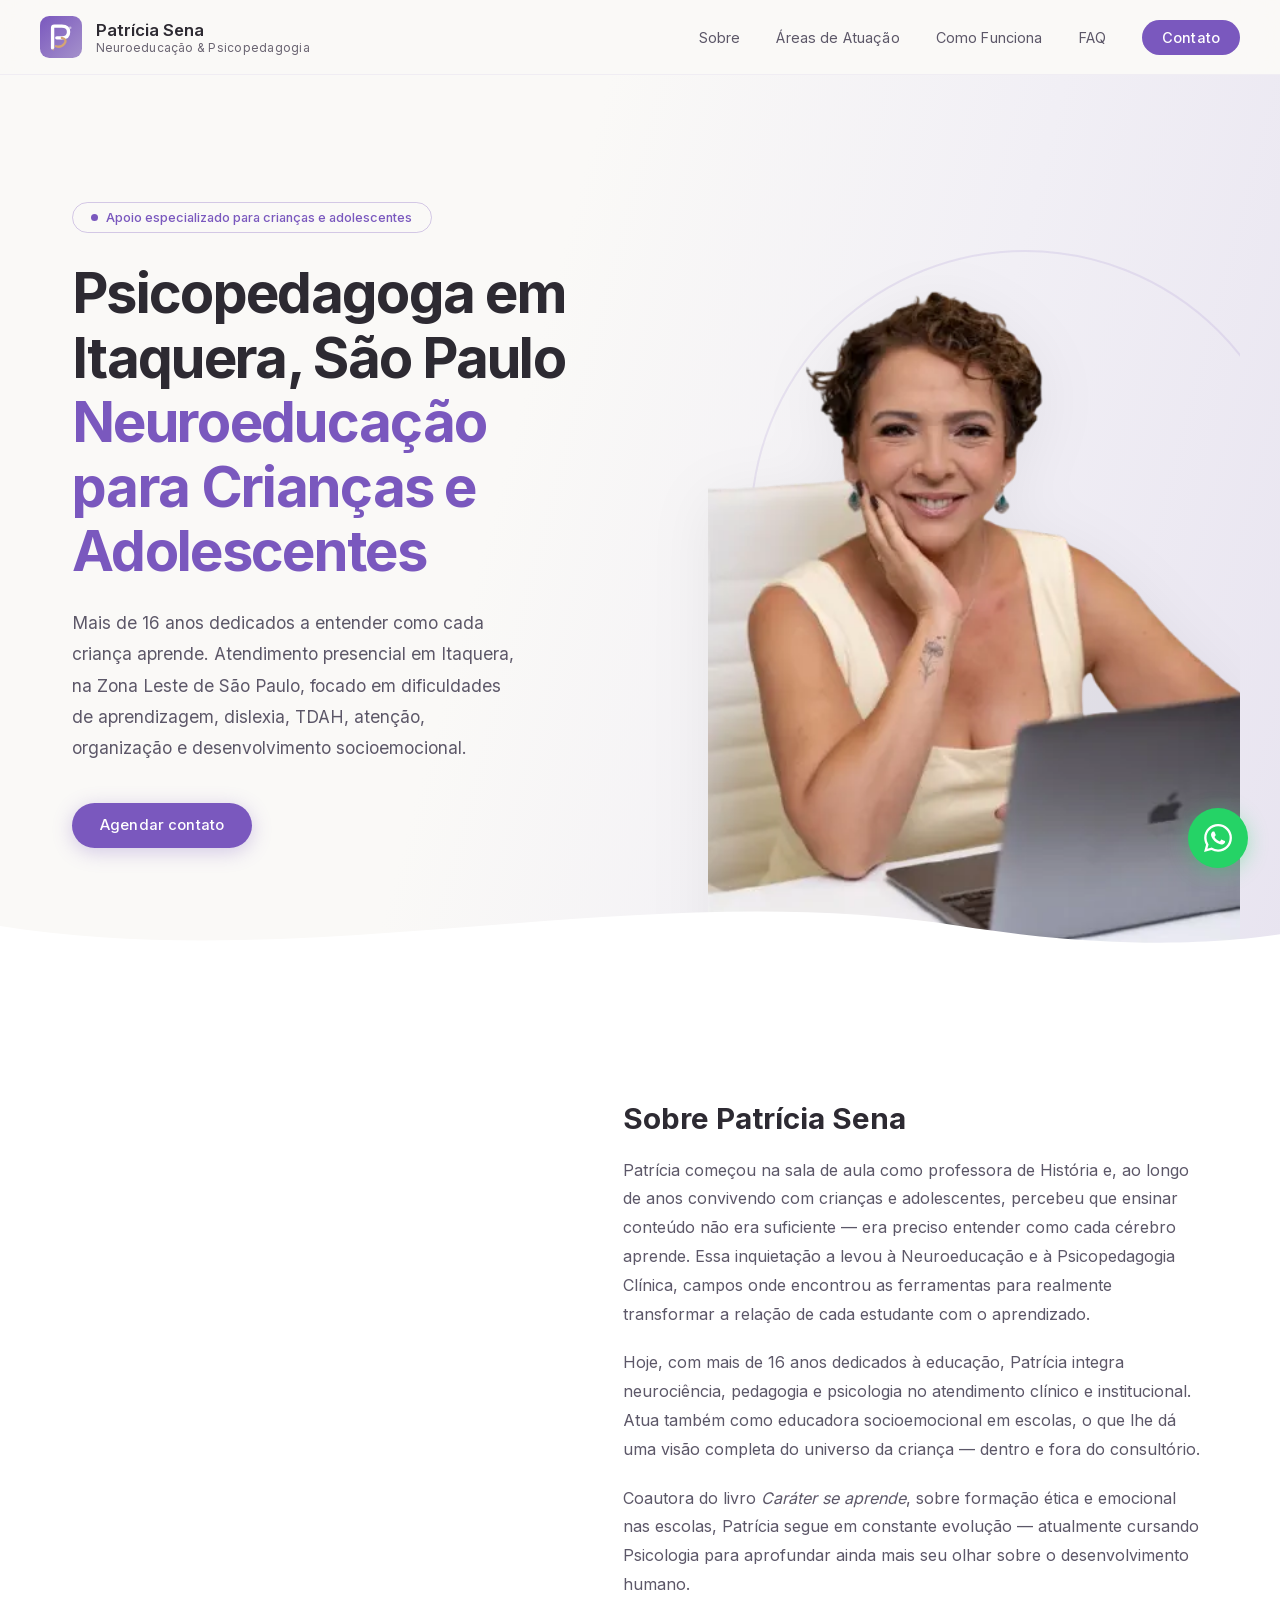
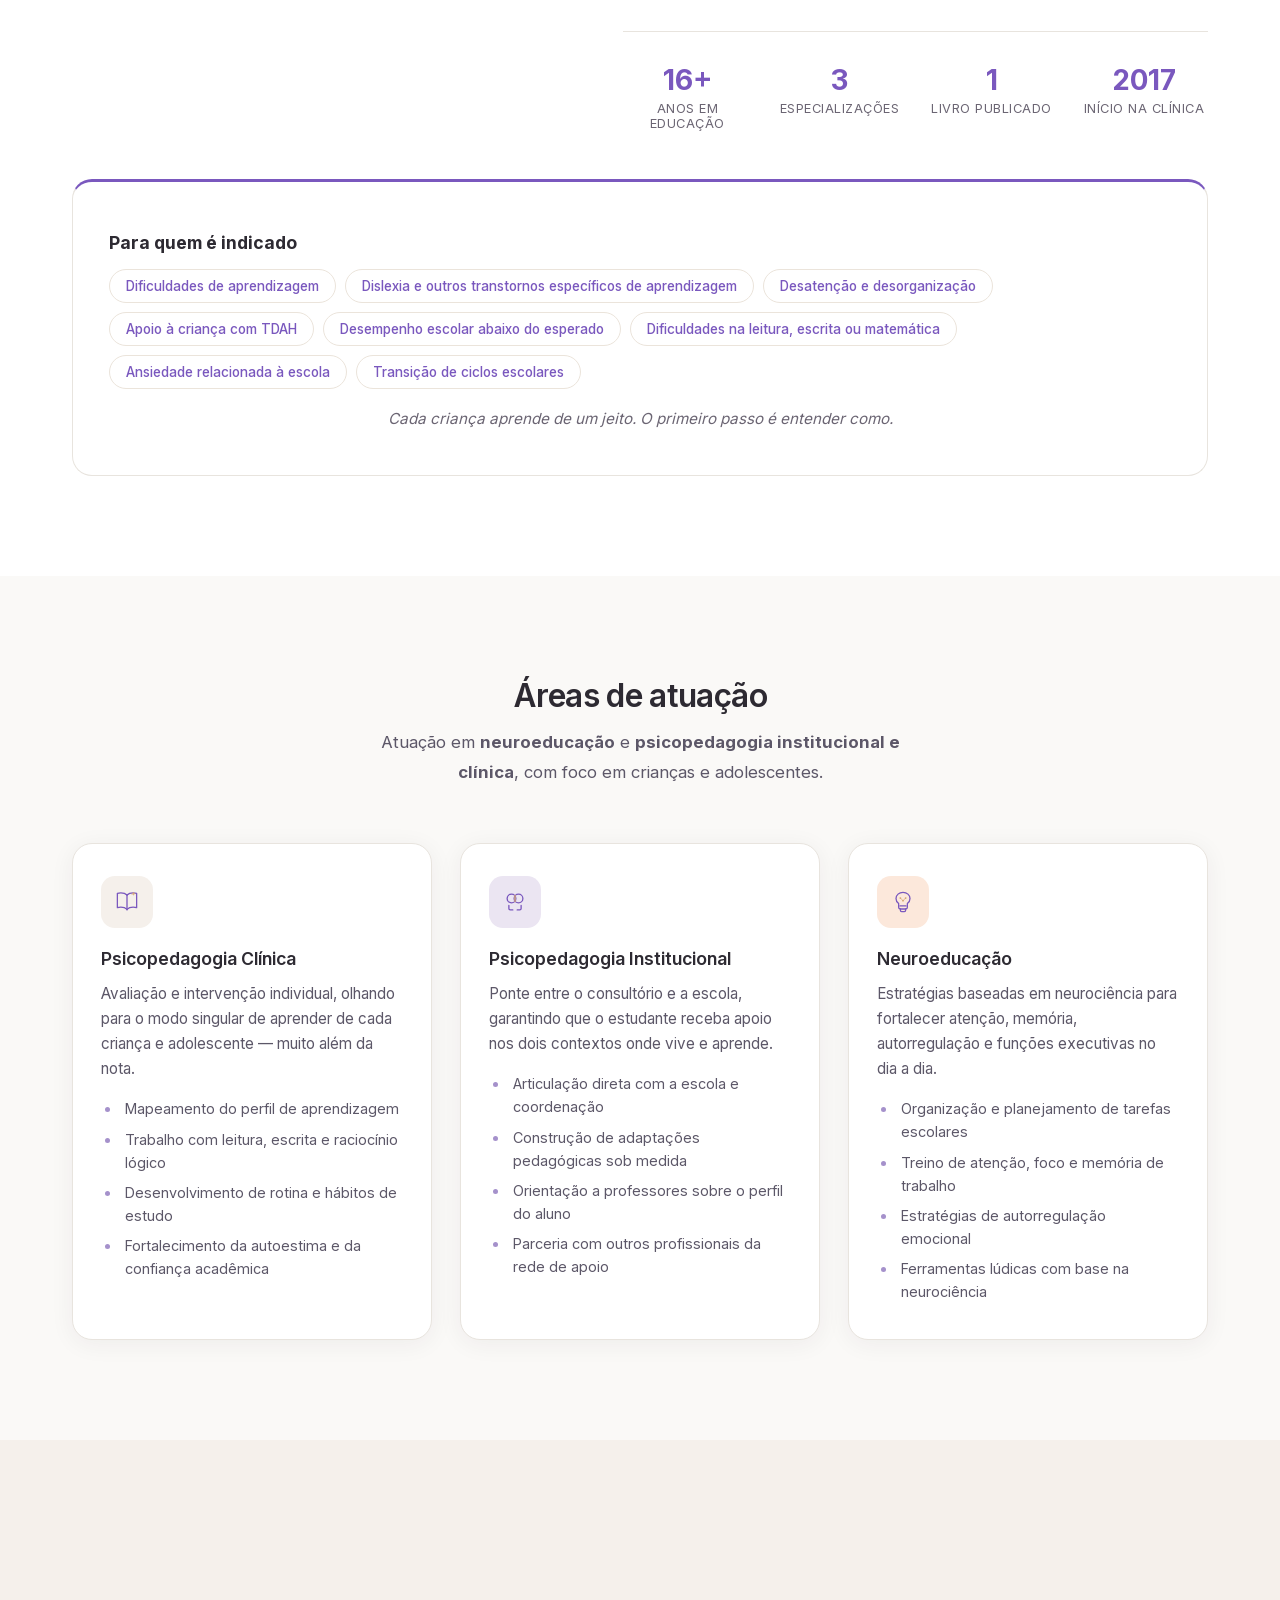
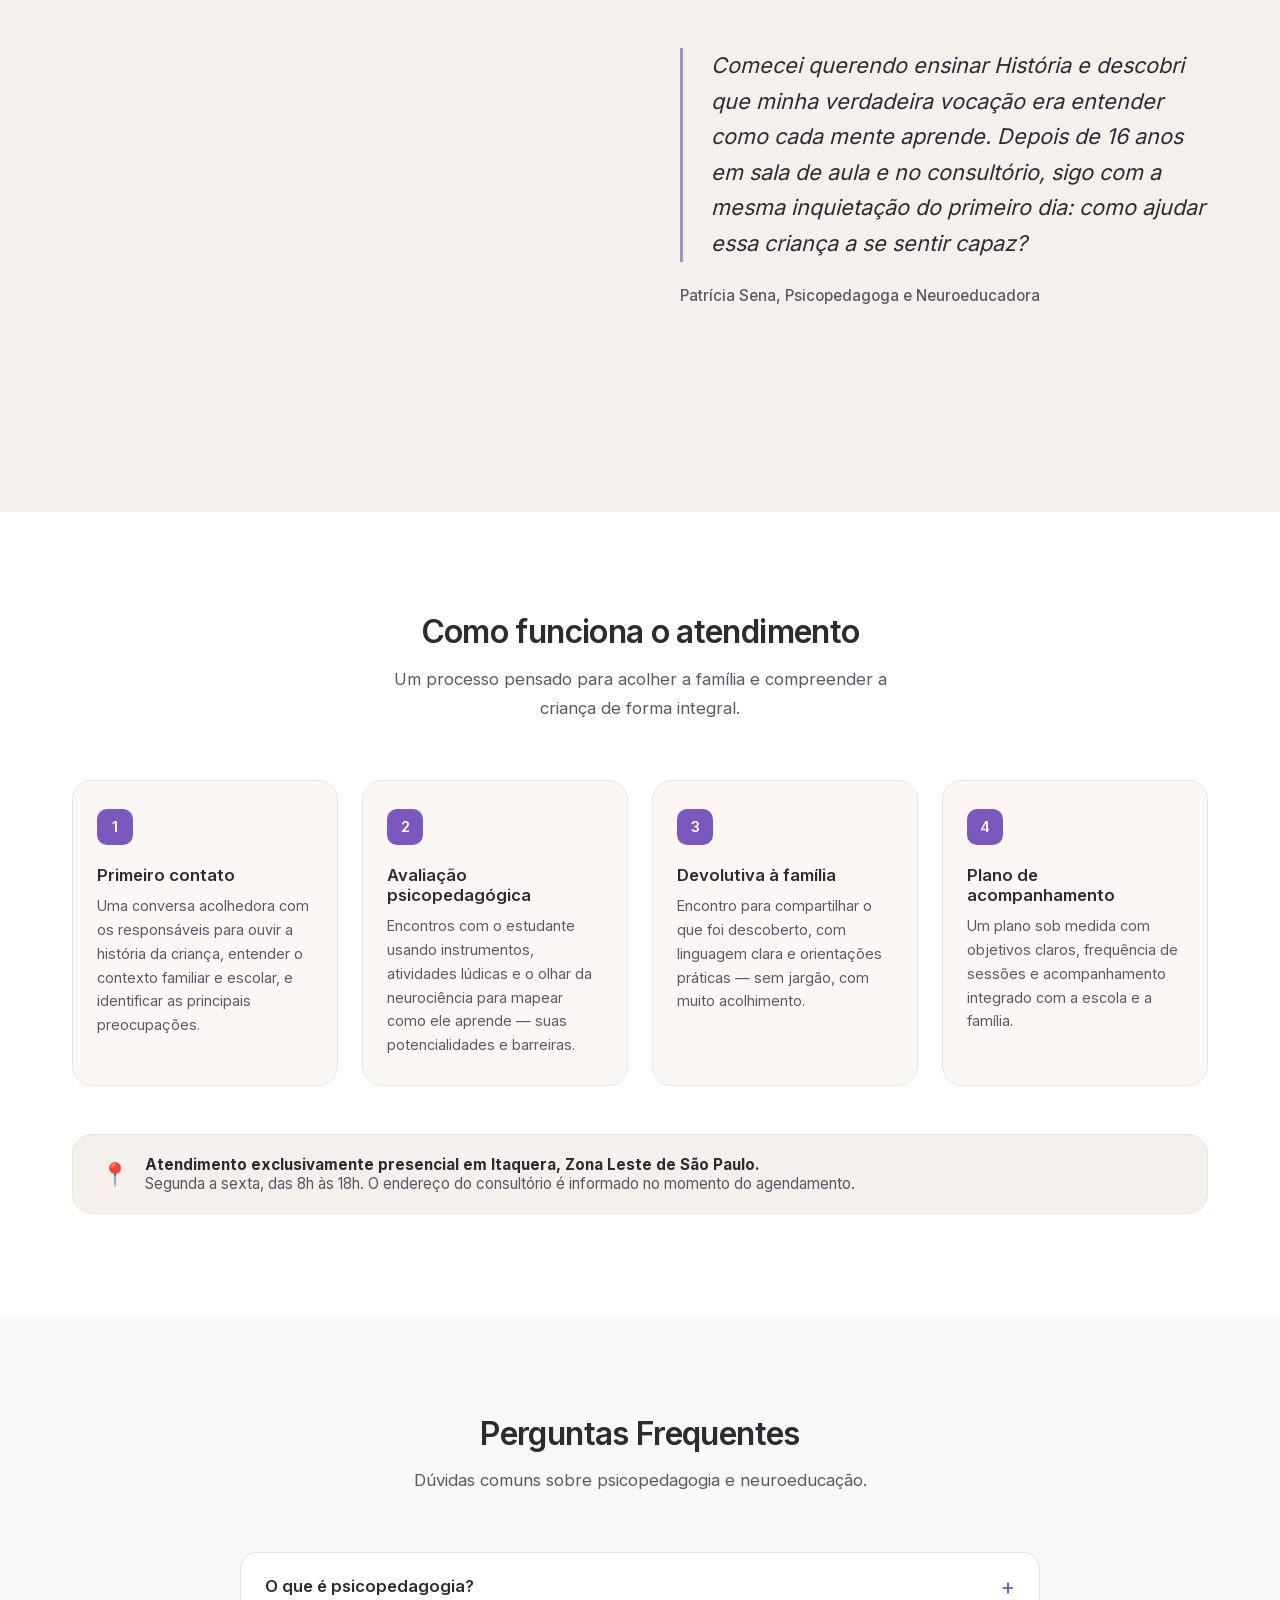
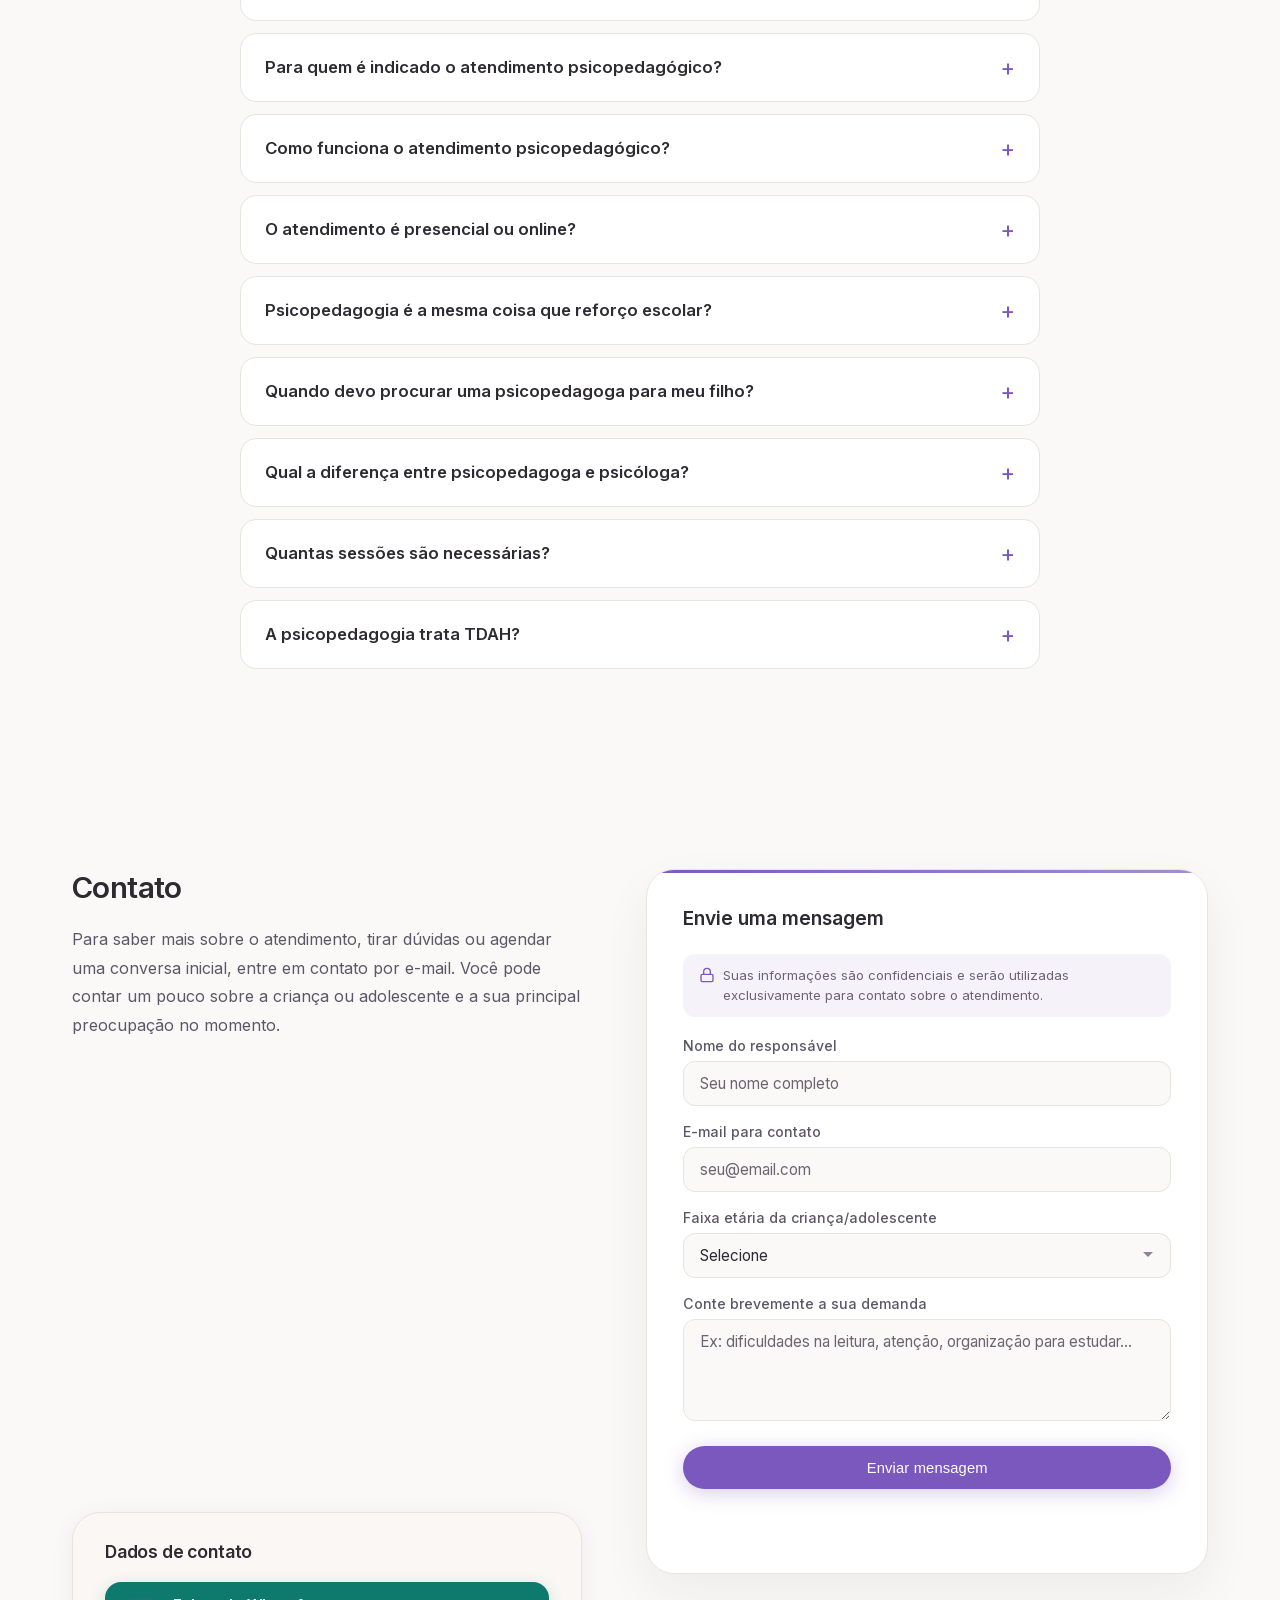
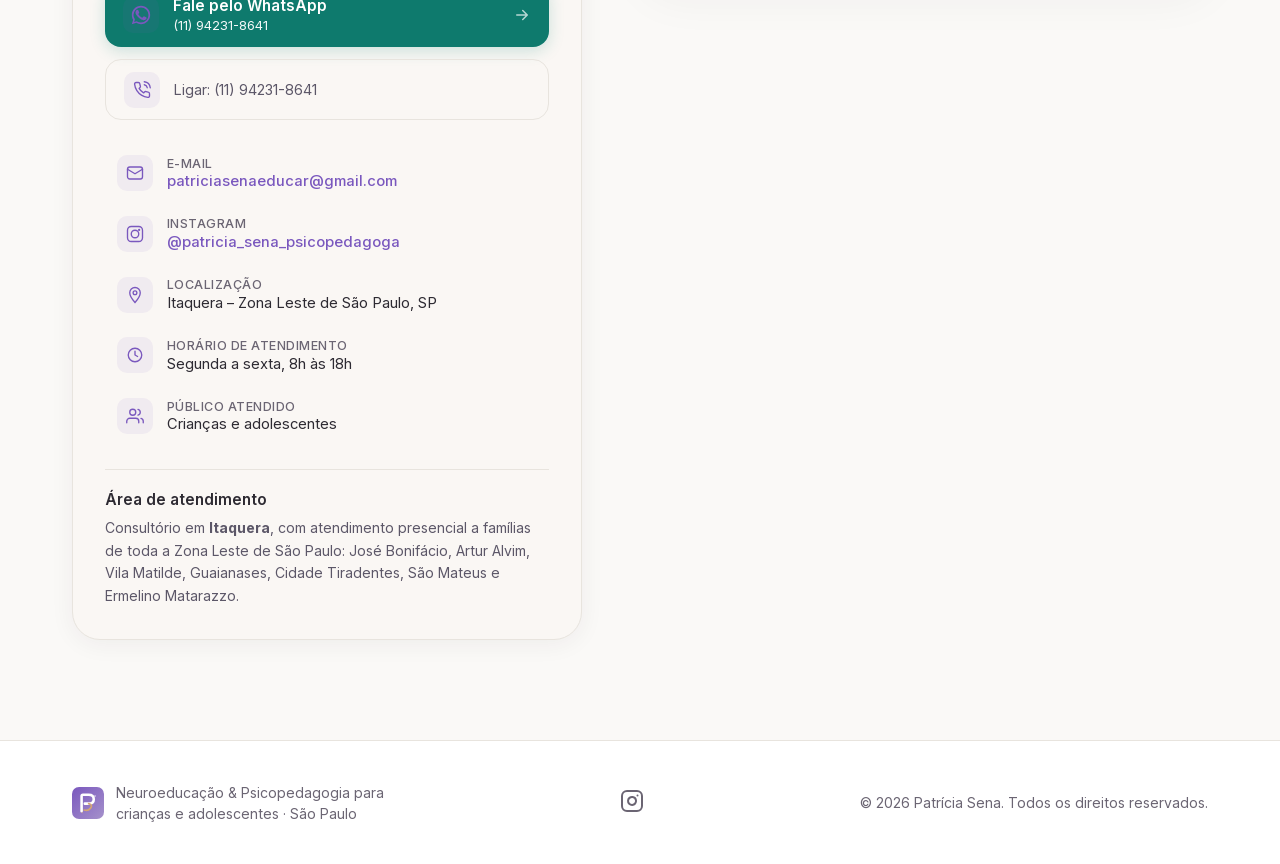
<file: index.html>
<!DOCTYPE html>
<html lang="pt-BR">
<head>
  <meta charset="UTF-8" />
  <meta name="viewport" content="width=device-width, initial-scale=1.0" />

  <!-- SEO Basico -->
  <title>Psicopedagoga em São Paulo (Itaquera) | Patrícia Sena</title>
  <meta name="description" content="Psicopedagoga em Itaquera, Zona Leste de São Paulo: avaliação e apoio para TDAH, dislexia e dificuldades de aprendizagem. Fale pelo WhatsApp.">
  <meta name="keywords" content="psicopedagoga São Paulo, psicopedagoga Itaquera, psicopedagoga zona leste, neuroeducação, psicopedagogia clínica, dificuldades de aprendizagem, TDAH, dislexia, psicopedagoga infantil, avaliação psicopedagógica, tratamento dislexia, atendimento psicopedagógico">
  <meta name="author" content="Patrícia Sena">
  <meta name="robots" content="index, follow, max-image-preview:large, max-snippet:-1, max-video-preview:-1">
  <meta name="googlebot" content="index, follow">

  <!-- Canonical URL -->
  <link rel="canonical" href="https://patriciasenapsi.com.br/">
  <link rel="alternate" hreflang="pt-BR" href="https://patriciasenapsi.com.br/">

  <!-- Idioma e regiao -->
  <meta name="language" content="pt-BR">
  <meta name="geo.region" content="BR-SP">
  <meta name="geo.placename" content="São Paulo">

  <!-- Open Graph (Facebook, LinkedIn, WhatsApp) -->
  <meta property="og:type" content="website">
  <meta property="og:locale" content="pt_BR">
  <meta property="og:site_name" content="Patrícia Sena - Psicopedagoga">
  <meta property="og:title" content="Psicopedagoga em São Paulo (Itaquera) | Patrícia Sena">
  <meta property="og:description" content="Psicopedagoga em Itaquera, Zona Leste de São Paulo: avaliação e apoio para TDAH, dislexia e dificuldades de aprendizagem. Fale pelo WhatsApp.">
  <meta property="og:url" content="https://patriciasenapsi.com.br/">
  <meta property="og:image" content="https://patriciasenapsi.com.br/og-image.jpg">
  <meta property="og:image:width" content="1200">
  <meta property="og:image:height" content="630">
  <meta property="og:image:alt" content="Patrícia Sena - Psicopedagoga e Neuroeducadora em São Paulo">

  <!-- Twitter Cards -->
  <meta name="twitter:card" content="summary_large_image">
  <meta name="twitter:title" content="Psicopedagoga em São Paulo (Itaquera) | Patrícia Sena">
  <meta name="twitter:description" content="Neuroeducação e psicopedagogia para crianças e adolescentes na Zona Leste de São Paulo. Apoio em TDAH, dislexia e dificuldades de aprendizagem.">
  <meta name="twitter:image" content="https://patriciasenapsi.com.br/og-image.jpg">

  <!-- Favicon e icones -->
  <link rel="icon" type="image/svg+xml" href="/favicon.svg">
  <link rel="icon" type="image/png" sizes="32x32" href="/favicon-32x32.png">
  <link rel="icon" type="image/png" sizes="16x16" href="/favicon-16x16.png">
  <link rel="apple-touch-icon" sizes="180x180" href="/apple-touch-icon.png">
  <link rel="manifest" href="/site.webmanifest">
  <meta name="theme-color" content="#7a58be">
  <meta name="msapplication-TileColor" content="#7a58be">

  <!-- Google Analytics 4 — descomentar e substituir G-XXXXXXXXXX pelo Measurement ID -->
  <!--
  <script async src="https://www.googletagmanager.com/gtag/js?id=G-XXXXXXXXXX"></script>
  <script>
    window.dataLayer = window.dataLayer || [];
    function gtag(){dataLayer.push(arguments);}
    gtag('js', new Date());
    gtag('config', 'G-XXXXXXXXXX');
  </script>
  -->

  <!-- Preconnect para performance -->
  <link rel="dns-prefetch" href="https://wa.me">

  <!-- Preload dos recursos criticos para o LCP -->
  <!-- Apenas inter-latin.woff2: o subset latin-ext comeca em U+0100 e nao cobre nenhum acento pt-BR -->
  <link rel="preload" as="font" type="font/woff2" href="fonts/inter-latin.woff2" crossorigin>
  <link rel="preload" as="image" href="fotos/patricia-sena-atendimento-hero.webp" type="image/webp" fetchpriority="high">

  <!-- CSS -->
  <link rel="stylesheet" href="style.css" />

  <!-- Sem JS o toggle do menu nao funciona: deixa a lista sempre visivel e esconde o botao -->
  <noscript>
    <style>
      @media (max-width: 768px) {
        .nav-toggle { display: none !important; }
        .nav-list {
          position: static !important;
          opacity: 1 !important;
          pointer-events: auto !important;
          transform: none !important;
          margin-top: 0.5rem !important;
          box-shadow: none !important;
          border: 0 !important;
          background: transparent !important;
          padding: 0 !important;
          flex-direction: row !important;
          flex-wrap: wrap !important;
        }
      }
    </style>
  </noscript>

  <!-- Schema.org JSON-LD (Dados Estruturados) -->
  <script type="application/ld+json">
  {
    "@context": "https://schema.org",
    "@graph": [
      {
        "@type": ["LocalBusiness", "ProfessionalService"],
        "@id": "https://patriciasenapsi.com.br/#business",
        "name": "Patrícia Sena - Psicopedagoga",
        "description": "Atendimento em neuroeducação e psicopedagogia para crianças e adolescentes em São Paulo, região de Itaquera - Zona Leste. Especialista em dificuldades de aprendizagem, TDAH, dislexia e desenvolvimento socioemocional.",
        "url": "https://patriciasenapsi.com.br",
        "telephone": "+55-11-94231-8641",
        "email": "patriciasenaeducar@gmail.com",
        "image": "https://patriciasenapsi.com.br/og-image.jpg",
        "priceRange": "$$",
        "address": {
          "@type": "PostalAddress",
          "addressLocality": "São Paulo",
          "addressRegion": "SP",
          "addressCountry": "BR"
        },
        "areaServed": [
          {
            "@type": "City",
            "name": "São Paulo"
          },
          {
            "@type": "AdministrativeArea",
            "name": "Zona Leste de São Paulo"
          }
        ],
        "sameAs": [
          "https://www.instagram.com/patricia_sena_psicopedagoga"
        ],
        "openingHoursSpecification": {
          "@type": "OpeningHoursSpecification",
          "dayOfWeek": ["Monday", "Tuesday", "Wednesday", "Thursday", "Friday"],
          "opens": "08:00",
          "closes": "18:00"
        }
      },
      {
        "@type": "Person",
        "@id": "https://patriciasenapsi.com.br/#person",
        "name": "Patrícia Sena",
        "jobTitle": "Psicopedagoga e Neuroeducadora",
        "description": "Psicopedagoga e neuroeducadora com mais de 16 anos dedicados à educação de crianças e adolescentes. Formada em História, pós-graduada em Neuroeducação e Psicopedagogia Clínica, com atuação clínica e institucional desde 2017. Coautora do livro Caráter se aprende. Atualmente cursando Psicologia para aprofundar sua compreensão do desenvolvimento humano.",
        "url": "https://patriciasenapsi.com.br",
        "image": "https://patriciasenapsi.com.br/fotos/patricia-sena-livro-winnicott.webp",
        "telephone": "+55-11-94231-8641",
        "sameAs": [
          "https://www.instagram.com/patricia_sena_psicopedagoga"
        ],
        "worksFor": {
          "@id": "https://patriciasenapsi.com.br/#business"
        },
        "knowsAbout": ["Psicopedagogia", "Neuroeducação", "Dificuldades de Aprendizagem", "TDAH", "Dislexia", "Funções Executivas", "Educação Socioemocional", "Neurociência Aplicada à Educação"],
        "alumniOf": [
          {
            "@type": "CollegeOrUniversity",
            "name": "Universidade Camilo Castelo Branco"
          },
          {
            "@type": "CollegeOrUniversity",
            "name": "Instituto de Neuroeducação - FACON"
          },
          {
            "@type": "CollegeOrUniversity",
            "name": "Faculdade da Aldeia de Carapicuíba - FALC"
          },
          {
            "@type": "CollegeOrUniversity",
            "name": "Universidade Cruzeiro do Sul"
          }
        ],
        "hasCredential": [
          {
            "@type": "EducationalOccupationalCredential",
            "credentialCategory": "Licenciatura",
            "name": "Licenciatura em História",
            "recognizedBy": {
              "@type": "CollegeOrUniversity",
              "name": "Universidade Camilo Castelo Branco"
            }
          },
          {
            "@type": "EducationalOccupationalCredential",
            "credentialCategory": "Pós-graduação",
            "name": "Neuroeducação",
            "recognizedBy": {
              "@type": "CollegeOrUniversity",
              "name": "Instituto de Neuroeducação - FACON"
            }
          },
          {
            "@type": "EducationalOccupationalCredential",
            "credentialCategory": "Pós-graduação",
            "name": "Psicopedagogia Clínica",
            "recognizedBy": {
              "@type": "CollegeOrUniversity",
              "name": "Faculdade da Aldeia de Carapicuíba - FALC"
            }
          }
        ]
      },
      {
        "@type": "Book",
        "@id": "https://patriciasenapsi.com.br/#livro-carater-se-aprende",
        "name": "Caráter se aprende",
        "about": "Formação ética e emocional nas escolas",
        "inLanguage": "pt-BR",
        "author": {
          "@id": "https://patriciasenapsi.com.br/#person"
        }
      },
      {
        "@type": "Service",
        "@id": "https://patriciasenapsi.com.br/#psicopedagogia-clinica",
        "name": "Psicopedagogia Clínica",
        "description": "Avaliação e intervenção individual com crianças e adolescentes, considerando o modo singular de aprender de cada um. Inclui mapeamento do perfil de aprendizagem, trabalho com leitura, escrita e raciocínio lógico.",
        "provider": {
          "@id": "https://patriciasenapsi.com.br/#business"
        },
        "areaServed": "São Paulo, SP - Zona Leste",
        "serviceType": "Psicopedagogia"
      },
      {
        "@type": "Service",
        "@id": "https://patriciasenapsi.com.br/#psicopedagogia-institucional",
        "name": "Psicopedagogia Institucional",
        "description": "Articulação com escolas e instituições para acompanhar o estudante em seu contexto de aprendizagem. Apoio na construção de adaptações pedagógicas e orientações a professores.",
        "provider": {
          "@id": "https://patriciasenapsi.com.br/#business"
        },
        "areaServed": "São Paulo, SP - Zona Leste",
        "serviceType": "Psicopedagogia"
      },
      {
        "@type": "Service",
        "@id": "https://patriciasenapsi.com.br/#neuroeducacao",
        "name": "Neuroeducação",
        "description": "Estratégias baseadas em neurociência para apoiar atenção, memória, autorregulação e funções executivas. Treino de atenção e foco, organização e planejamento de tarefas.",
        "provider": {
          "@id": "https://patriciasenapsi.com.br/#business"
        },
        "areaServed": "São Paulo, SP - Zona Leste",
        "serviceType": "Neuroeducação"
      },
      {
        "@type": "WebSite",
        "@id": "https://patriciasenapsi.com.br/#website",
        "url": "https://patriciasenapsi.com.br",
        "name": "Patrícia Sena - Psicopedagoga em São Paulo",
        "description": "Site oficial da psicopedagoga Patrícia Sena, especialista em neuroeducação",
        "publisher": {
          "@id": "https://patriciasenapsi.com.br/#person"
        },
        "inLanguage": "pt-BR"
      },
      {
        "@type": "WebPage",
        "@id": "https://patriciasenapsi.com.br/#webpage",
        "url": "https://patriciasenapsi.com.br/",
        "name": "Psicopedagoga em São Paulo (Itaquera) | Patrícia Sena",
        "description": "Psicopedagoga em Itaquera, Zona Leste de São Paulo: avaliação e apoio para TDAH, dislexia e dificuldades de aprendizagem.",
        "isPartOf": {
          "@id": "https://patriciasenapsi.com.br/#website"
        },
        "about": {
          "@id": "https://patriciasenapsi.com.br/#business"
        },
        "primaryImageOfPage": "https://patriciasenapsi.com.br/og-image.jpg",
        "datePublished": "2025-12-01",
        "dateModified": "2026-08-04",
        "inLanguage": "pt-BR"
      },
      {
        "@type": "FAQPage",
        "@id": "https://patriciasenapsi.com.br/#faq",
        "mainEntity": [
          {
            "@type": "Question",
            "name": "O que é psicopedagogia?",
            "acceptedAnswer": {
              "@type": "Answer",
              "text": "A psicopedagogia integra conhecimentos da psicologia, pedagogia e neurociência para compreender como cada criança e adolescente aprende. O objetivo é criar estratégias personalizadas para apoiar o desenvolvimento cognitivo, emocional e social."
            }
          },
          {
            "@type": "Question",
            "name": "Para quem é indicado o atendimento psicopedagógico?",
            "acceptedAnswer": {
              "@type": "Answer",
              "text": "O atendimento é indicado para crianças e adolescentes com dificuldades de aprendizagem, dislexia e outros transtornos específicos de aprendizagem, desatenção e desorganização, desempenho escolar abaixo do esperado, dificuldades na leitura, escrita ou matemática, ansiedade relacionada à escola e transição de ciclos escolares."
            }
          },
          {
            "@type": "Question",
            "name": "Como funciona o atendimento psicopedagógico?",
            "acceptedAnswer": {
              "@type": "Answer",
              "text": "O atendimento começa com uma conversa inicial com os responsáveis, seguida de avaliação psicopedagógica com o estudante, devolutiva à família com orientações e propostas de intervenção, e construção de um plano de acompanhamento individualizado."
            }
          },
          {
            "@type": "Question",
            "name": "O atendimento é presencial ou online?",
            "acceptedAnswer": {
              "@type": "Answer",
              "text": "O atendimento é exclusivamente presencial em Itaquera, na Zona Leste de São Paulo, atendendo também bairros vizinhos como José Bonifácio, Artur Alvim, Vila Matilde, Guaianases, Cidade Tiradentes, São Mateus e Ermelino Matarazzo. O endereço exato do consultório é informado no momento do agendamento. O horário de atendimento é de segunda a sexta, das 8h às 18h."
            }
          },
          {
            "@type": "Question",
            "name": "Psicopedagogia é a mesma coisa que reforço escolar?",
            "acceptedAnswer": {
              "@type": "Answer",
              "text": "Não. O reforço escolar reensina o conteúdo que a criança não aprendeu na aula. A psicopedagogia investiga por que ela não está aprendendo — como ela processa informação, onde a leitura, a escrita ou o raciocínio travam — e constrói estratégias para destravar esse processo. O foco não é a matéria da prova, é o modo de aprender."
            }
          },
          {
            "@type": "Question",
            "name": "Quando devo procurar uma psicopedagoga para meu filho?",
            "acceptedAnswer": {
              "@type": "Answer",
              "text": "É recomendado buscar uma psicopedagoga quando a criança ou adolescente apresenta dificuldades persistentes na aprendizagem, desatenção, desorganização, resistência aos estudos, notas abaixo do esperado ou quando a escola sinaliza a necessidade de um acompanhamento especializado."
            }
          },
          {
            "@type": "Question",
            "name": "Qual a diferença entre psicopedagoga e psicóloga?",
            "acceptedAnswer": {
              "@type": "Answer",
              "text": "A psicóloga trabalha com aspectos emocionais e comportamentais, enquanto a psicopedagoga é especializada nos processos de aprendizagem. A psicopedagoga avalia como a criança aprende, identifica dificuldades específicas e cria estratégias para potencializar o desenvolvimento cognitivo e acadêmico. Muitas vezes, o trabalho conjunto das duas profissionais traz os melhores resultados."
            }
          },
          {
            "@type": "Question",
            "name": "Quantas sessões são necessárias?",
            "acceptedAnswer": {
              "@type": "Answer",
              "text": "A frequência e duração do acompanhamento variam conforme a necessidade de cada criança. Geralmente, as sessões são semanais, e o plano de intervenção é reavaliado periodicamente junto à família. Alguns casos demandam poucos meses, outros um acompanhamento mais prolongado."
            }
          },
          {
            "@type": "Question",
            "name": "A psicopedagogia trata TDAH?",
            "acceptedAnswer": {
              "@type": "Answer",
              "text": "A psicopedagogia não trata o TDAH diretamente, pois o diagnóstico e tratamento são feitos por médicos (neurologista ou psiquiatra). No entanto, a psicopedagoga é fundamental no suporte à criança com TDAH, desenvolvendo estratégias de organização, atenção, rotina de estudos e funções executivas que fazem grande diferença no dia a dia escolar."
            }
          }
        ]
      }
    ]
  }
  </script>
</head>
<body>
  <!-- Skip link para acessibilidade -->
  <a href="#conteudo-principal" class="skip-link">Pular para o conteúdo principal</a>

  <!-- HEADER / NAV -->
  <header class="header" role="banner">
    <div class="container header-inner">
      <a href="/" class="logo" aria-label="Patrícia Sena, Neuroeducação &amp; Psicopedagogia — ir para o início">
        <div class="logo-mark" aria-hidden="true">
          <svg xmlns="http://www.w3.org/2000/svg" viewBox="0 0 100 100" width="42" height="42" aria-hidden="true">
            <defs>
              <linearGradient id="logo-grad" x1="0%" y1="0%" x2="100%" y2="100%">
                <stop offset="0%" stop-color="#7a58be"/>
                <stop offset="100%" stop-color="#a591cb"/>
              </linearGradient>
            </defs>
            <rect width="100" height="100" rx="22" fill="url(#logo-grad)"/>
            <path d="M30 76 L30 28 Q30 24 34 24 L52 24 Q68 24 68 38 Q68 52 52 52 L40 52" stroke="#ffffff" stroke-width="8" stroke-linecap="round" stroke-linejoin="round" fill="none"/>
            <path d="M52 52 Q66 56 58 66 Q50 76 38 72" stroke="#d4a574" stroke-width="5.5" stroke-linecap="round" fill="none"/>
            <circle cx="72" cy="28" r="3" fill="#ffffff" opacity="0.5"/>
            <circle cx="32" cy="80" r="2.5" fill="#d4a574" opacity="0.5"/>
          </svg>
        </div>
        <div class="logo-text">
          <span class="logo-name">Patrícia Sena</span>
          <span class="logo-subtitle">Neuroeducação & Psicopedagogia</span>
        </div>
      </a>

      <nav class="nav" role="navigation" aria-label="Menu principal">
        <button class="nav-toggle" aria-label="Abrir menu de navegação" aria-expanded="false" aria-controls="nav-list">
          <span></span>
          <span></span>
        </button>
        <ul class="nav-list" id="nav-list">
          <li><a href="#sobre">Sobre</a></li>
          <li><a href="#atuacao">Áreas de Atuação</a></li>
          <li><a href="#como-funciona">Como Funciona</a></li>
          <li><a href="#faq">FAQ</a></li>
          <li><a href="#contato" class="nav-cta">Contato</a></li>
        </ul>
      </nav>
    </div>
  </header>

  <!-- HERO -->
  <main id="conteudo-principal" role="main">
    <section id="topo" class="hero" aria-labelledby="hero-titulo">
      <div class="hero-inner">
        <div class="hero-content">
          <span class="hero-pill">Apoio especializado para crianças e adolescentes</span>
          <h1 id="hero-titulo">
            Psicopedagoga em Itaquera, São Paulo <br>
            <span class="hero-highlight">Neuroeducação para Crianças e Adolescentes</span>
          </h1>
          <p class="hero-subtitle">
            Mais de 16 anos dedicados a entender como cada criança aprende.
            Atendimento presencial em Itaquera, na Zona Leste de São Paulo, focado em
            dificuldades de aprendizagem, dislexia, TDAH, atenção, organização e
            desenvolvimento socioemocional.
          </p>
          <div class="hero-actions">
            <a href="#contato" class="btn btn-primary">Agendar contato</a>
          </div>
        </div>

        <div class="hero-image-wrapper">
          <div class="hero-circle-decoration" aria-hidden="true"></div>
          <div class="hero-image">
            <picture>
              <source srcset="fotos/patricia-sena-atendimento-hero.webp" type="image/webp">
              <img
                src="fotos/patricia-sena-atendimento-hero.png"
                alt="Patrícia Sena, psicopedagoga e neuroeducadora, em seu consultório em Itaquera, São Paulo"
                loading="eager"
                width="407"
                height="612"
                fetchpriority="high"
              >
            </picture>
          </div>
        </div>
      </div>

      <!-- Wave transition -->
      <div class="hero-wave" aria-hidden="true">
        <svg viewBox="0 0 1440 120" preserveAspectRatio="none" xmlns="http://www.w3.org/2000/svg">
          <path d="M0,60 C360,120 720,0 1080,60 C1260,90 1380,80 1440,70 L1440,120 L0,120 Z" fill="#ffffff"/>
        </svg>
      </div>
    </section>

    <!-- SOBRE -->
    <section id="sobre" class="section section-alt">
      <div class="container">
        <div class="about-grid">
          <figure class="about-image">
            <picture>
              <source
                type="image/webp"
                srcset="fotos/patricia-sena-livro-winnicott-400w.webp 400w,
                        fotos/patricia-sena-livro-winnicott-700w.webp 700w,
                        fotos/patricia-sena-livro-winnicott.webp 1065w"
                sizes="(max-width: 768px) calc(100vw - 2.5rem), 500px">
              <img
                src="fotos/patricia-sena-livro-winnicott.jpeg"
                alt="Patrícia Sena segurando livro de Winnicott, demonstrando seu embasamento teórico em psicopedagogia"
                loading="lazy"
                width="1065"
                height="1600"
                decoding="async"
              >
            </picture>
          </figure>
          <div class="about-text">
            <h2>Sobre Patrícia Sena</h2>
            <p>
              Patrícia começou na sala de aula como professora de História e, ao longo de anos convivendo com crianças e adolescentes, percebeu que ensinar conteúdo não era suficiente — era preciso entender como cada cérebro aprende. Essa inquietação a levou à Neuroeducação e à Psicopedagogia Clínica, campos onde encontrou as ferramentas para realmente transformar a relação de cada estudante com o aprendizado.
            </p>
            <p>
              Hoje, com mais de 16 anos dedicados à educação, Patrícia integra neurociência, pedagogia e psicologia no atendimento clínico e institucional. Atua também como educadora socioemocional em escolas, o que lhe dá uma visão completa do universo da criança — dentro e fora do consultório.
            </p>
            <p>
              Coautora do livro <em>Caráter se aprende</em>, sobre formação ética e emocional nas escolas, Patrícia segue em constante evolução — atualmente cursando Psicologia para aprofundar ainda mais seu olhar sobre o desenvolvimento humano.
            </p>

            <div class="credentials-strip">
              <div class="credential">
                <span class="credential-number">16+</span>
                <span class="credential-label">anos em educação</span>
              </div>
              <div class="credential">
                <span class="credential-number">3</span>
                <span class="credential-label">especializações</span>
              </div>
              <div class="credential">
                <span class="credential-number">1</span>
                <span class="credential-label">livro publicado</span>
              </div>
              <div class="credential">
                <span class="credential-number">2017</span>
                <span class="credential-label">início na clínica</span>
              </div>
            </div>
          </div>
        </div>

        <div class="about-card">
          <h3>Para quem é indicado</h3>
          <ul class="chip-list">
            <li>Dificuldades de aprendizagem</li>
            <li>Dislexia e outros transtornos específicos de aprendizagem</li>
            <li>Desatenção e desorganização</li>
            <li>Apoio à criança com TDAH</li>
            <li>Desempenho escolar abaixo do esperado</li>
            <li>Dificuldades na leitura, escrita ou matemática</li>
            <li>Ansiedade relacionada à escola</li>
            <li>Transição de ciclos escolares</li>
          </ul>
          <p class="about-card-note">Cada criança aprende de um jeito. O primeiro passo é entender como.</p>
        </div>
      </div>
    </section>

    <!-- AREAS DE ATUACAO -->
    <section id="atuacao" class="section">
      <div class="container">
        <header class="section-header">
          <h2>Áreas de atuação</h2>
          <p>
            Atuação em <strong>neuroeducação</strong> e
            <strong>psicopedagogia institucional e clínica</strong>,
            com foco em crianças e adolescentes.
          </p>
        </header>

        <div class="cards-grid">
          <article class="card">
            <div class="card-icon">
              <svg viewBox="0 0 32 32" fill="none" xmlns="http://www.w3.org/2000/svg" width="28" height="28">
                <path d="M16 8v17" stroke="#7a58be" stroke-width="1.5" stroke-linecap="round"/>
                <path d="M16 8c-1.5-1.5-4-2.5-7-2.5-1.5 0-2.8.2-4 .6v16.4c1.2-.4 2.5-.6 4-.6 3 0 5.5 1 7 2.5" stroke="#7a58be" stroke-width="1.5" stroke-linecap="round" stroke-linejoin="round"/>
                <path d="M16 8c1.5-1.5 4-2.5 7-2.5 1.5 0 2.8.2 4 .6v16.4c-1.2-.4-2.5-.6-4-.6-3 0-5.5 1-7 2.5" stroke="#7a58be" stroke-width="1.5" stroke-linecap="round" stroke-linejoin="round"/>
                <path d="M23.5 4.5l.5 1.5 1.5.5-1.5.5-.5 1.5-.5-1.5L21 7l1.5-.5z" fill="#d4a574" stroke="#d4a574" stroke-width="0.3" stroke-linejoin="round"/>
              </svg>
            </div>
            <h3>Psicopedagogia Clínica</h3>
            <p>
              Avaliação e intervenção individual, olhando para o modo singular
              de aprender de cada criança e adolescente — muito além da nota.
            </p>
            <ul class="card-list">
              <li>Mapeamento do perfil de aprendizagem</li>
              <li>Trabalho com leitura, escrita e raciocínio lógico</li>
              <li>Desenvolvimento de rotina e hábitos de estudo</li>
              <li>Fortalecimento da autoestima e da confiança acadêmica</li>
            </ul>
          </article>

          <article class="card">
            <div class="card-icon">
              <svg viewBox="0 0 32 32" fill="none" xmlns="http://www.w3.org/2000/svg" width="28" height="28">
                <circle cx="12" cy="12" r="5" stroke="#7a58be" stroke-width="1.5"/>
                <circle cx="20" cy="12" r="5" stroke="#7a58be" stroke-width="1.5"/>
                <path d="M16 8.5v7" stroke="#d4a574" stroke-width="1.5" stroke-linecap="round"/>
                <path d="M9 20v3.5c0 1 .8 1.5 1.5 1.5h3" stroke="#7a58be" stroke-width="1.5" stroke-linecap="round" stroke-linejoin="round"/>
                <path d="M23 20v3.5c0 1-.8 1.5-1.5 1.5h-3" stroke="#7a58be" stroke-width="1.5" stroke-linecap="round" stroke-linejoin="round"/>
              </svg>
            </div>
            <h3>Psicopedagogia Institucional</h3>
            <p>
              Ponte entre o consultório e a escola, garantindo que o estudante
              receba apoio nos dois contextos onde vive e aprende.
            </p>
            <ul class="card-list">
              <li>Articulação direta com a escola e coordenação</li>
              <li>Construção de adaptações pedagógicas sob medida</li>
              <li>Orientação a professores sobre o perfil do aluno</li>
              <li>Parceria com outros profissionais da rede de apoio</li>
            </ul>
          </article>

          <article class="card">
            <div class="card-icon">
              <svg viewBox="0 0 32 32" fill="none" xmlns="http://www.w3.org/2000/svg" width="28" height="28">
                <path d="M16 5c-4.5 0-8 3-8 7 0 2.5 1.2 4.5 3 5.8V22a2 2 0 002 2h6a2 2 0 002-2v-4.2c1.8-1.3 3-3.3 3-5.8 0-4-3.5-7-8-7z" stroke="#7a58be" stroke-width="1.5" stroke-linecap="round" stroke-linejoin="round"/>
                <path d="M13 24v1.5a1.5 1.5 0 001.5 1.5h3a1.5 1.5 0 001.5-1.5V24" stroke="#7a58be" stroke-width="1.5" stroke-linecap="round" stroke-linejoin="round"/>
                <circle cx="13" cy="11.5" r="1" fill="#d4a574"/>
                <circle cx="19" cy="11.5" r="1" fill="#d4a574"/>
                <circle cx="16" cy="14.5" r="1" fill="#d4a574"/>
                <path d="M13 11.5l3 3m3-3l-3 3" stroke="#d4a574" stroke-width="0.8" stroke-linecap="round"/>
                <line x1="12.5" y1="20.5" x2="19.5" y2="20.5" stroke="#7a58be" stroke-width="1.5" stroke-linecap="round"/>
              </svg>
            </div>
            <h3>Neuroeducação</h3>
            <p>
              Estratégias baseadas em neurociência para fortalecer atenção,
              memória, autorregulação e funções executivas no dia a dia.
            </p>
            <ul class="card-list">
              <li>Organização e planejamento de tarefas escolares</li>
              <li>Treino de atenção, foco e memória de trabalho</li>
              <li>Estratégias de autorregulação emocional</li>
              <li>Ferramentas lúdicas com base na neurociência</li>
            </ul>
          </article>
        </div>
      </div>
    </section>

    <!-- FRASE / INSTITUCIONAL -->
    <section class="section-quote" aria-label="Sobre Patrícia Sena">
      <div class="container quote-grid">
        <figure class="quote-image">
          <picture>
            <source
              type="image/webp"
              srcset="fotos/patricia-sena-psicopedagoga-400w.webp 400w,
                      fotos/patricia-sena-psicopedagoga-700w.webp 700w,
                      fotos/patricia-sena-psicopedagoga.webp 1065w"
              sizes="(max-width: 768px) calc(100vw - 2.5rem), 500px">
            <img
              src="fotos/patricia-sena-psicopedagoga.jpeg"
              alt="Patrícia Sena em ambiente acolhedor, transmitindo confiança e empatia"
              loading="lazy"
              width="1065"
              height="1600"
              decoding="async"
            >
          </picture>
        </figure>
        <div class="quote-content">
          <blockquote>
            Comecei querendo ensinar História e descobri que minha verdadeira
            vocação era entender como cada mente aprende. Depois de 16 anos
            em sala de aula e no consultório, sigo com a mesma inquietação
            do primeiro dia: como ajudar essa criança a se sentir capaz?
          </blockquote>
          <cite>Patrícia Sena, Psicopedagoga e Neuroeducadora</cite>
        </div>
      </div>
    </section>

    <!-- COMO FUNCIONA -->
    <section id="como-funciona" class="section section-alt">
      <div class="container">
        <header class="section-header">
          <h2>Como funciona o atendimento</h2>
          <p>Um processo pensado para acolher a família e compreender a criança de forma integral.</p>
        </header>

        <div class="steps-grid">
          <div class="step">
            <div class="step-number">1</div>
            <h3>Primeiro contato</h3>
            <p>
              Uma conversa acolhedora com os responsáveis para ouvir a história
              da criança, entender o contexto familiar e escolar, e identificar
              as principais preocupações.
            </p>
          </div>
          <div class="step">
            <div class="step-number">2</div>
            <h3>Avaliação psicopedagógica</h3>
            <p>
              Encontros com o estudante usando instrumentos, atividades lúdicas
              e o olhar da neurociência para mapear como ele aprende — suas
              potencialidades e barreiras.
            </p>
          </div>
          <div class="step">
            <div class="step-number">3</div>
            <h3>Devolutiva à família</h3>
            <p>
              Encontro para compartilhar o que foi descoberto, com linguagem
              clara e orientações práticas — sem jargão, com muito acolhimento.
            </p>
          </div>
          <div class="step">
            <div class="step-number">4</div>
            <h3>Plano de acompanhamento</h3>
            <p>
              Um plano sob medida com objetivos claros, frequência de sessões
              e acompanhamento integrado com a escola e a família.
            </p>
          </div>
        </div>

        <div class="info-banner">
          <p>
            <strong>Atendimento exclusivamente presencial em Itaquera, Zona Leste de São Paulo.</strong><br>
            Segunda a sexta, das 8h às 18h. O endereço do consultório é informado no momento do agendamento.
          </p>
        </div>
      </div>
    </section>

    <!-- FAQ -->
    <section id="faq" class="section">
      <div class="container">
        <header class="section-header">
          <h2>Perguntas Frequentes</h2>
          <p>Dúvidas comuns sobre psicopedagogia e neuroeducação.</p>
        </header>
        <div class="faq-list">
          <details class="faq-item">
            <summary class="faq-question">O que é psicopedagogia?</summary>
            <div class="faq-answer"><p>A psicopedagogia integra conhecimentos da psicologia, pedagogia e neurociência para compreender como cada criança e adolescente aprende. O objetivo é criar estratégias personalizadas para apoiar o desenvolvimento cognitivo, emocional e social.</p></div>
          </details>
          <details class="faq-item">
            <summary class="faq-question">Para quem é indicado o atendimento psicopedagógico?</summary>
            <div class="faq-answer"><p>O atendimento é indicado para crianças e adolescentes com dificuldades de aprendizagem, dislexia e outros transtornos específicos de aprendizagem, desatenção e desorganização, desempenho escolar abaixo do esperado, dificuldades na leitura, escrita ou matemática, ansiedade relacionada à escola e transição de ciclos escolares.</p></div>
          </details>
          <details class="faq-item">
            <summary class="faq-question">Como funciona o atendimento psicopedagógico?</summary>
            <div class="faq-answer"><p>O atendimento começa com uma conversa inicial com os responsáveis, seguida de avaliação psicopedagógica com o estudante, devolutiva à família com orientações e propostas de intervenção, e construção de um plano de acompanhamento individualizado.</p></div>
          </details>
          <details class="faq-item">
            <summary class="faq-question">O atendimento é presencial ou online?</summary>
            <div class="faq-answer"><p>O atendimento é exclusivamente presencial em Itaquera, na Zona Leste de São Paulo, atendendo também bairros vizinhos como José Bonifácio, Artur Alvim, Vila Matilde, Guaianases, Cidade Tiradentes, São Mateus e Ermelino Matarazzo. O endereço exato do consultório é informado no momento do agendamento. O horário de atendimento é de segunda a sexta, das 8h às 18h.</p></div>
          </details>
          <details class="faq-item">
            <summary class="faq-question">Psicopedagogia é a mesma coisa que reforço escolar?</summary>
            <div class="faq-answer"><p>Não. O reforço escolar reensina o conteúdo que a criança não aprendeu na aula. A psicopedagogia investiga por que ela não está aprendendo — como ela processa informação, onde a leitura, a escrita ou o raciocínio travam — e constrói estratégias para destravar esse processo. O foco não é a matéria da prova, é o modo de aprender.</p></div>
          </details>
          <details class="faq-item">
            <summary class="faq-question">Quando devo procurar uma psicopedagoga para meu filho?</summary>
            <div class="faq-answer"><p>É recomendado buscar uma psicopedagoga quando a criança ou adolescente apresenta dificuldades persistentes na aprendizagem, desatenção, desorganização, resistência aos estudos, notas abaixo do esperado ou quando a escola sinaliza a necessidade de um acompanhamento especializado.</p></div>
          </details>
          <details class="faq-item">
            <summary class="faq-question">Qual a diferença entre psicopedagoga e psicóloga?</summary>
            <div class="faq-answer"><p>A psicóloga trabalha com aspectos emocionais e comportamentais, enquanto a psicopedagoga é especializada nos processos de aprendizagem. A psicopedagoga avalia como a criança aprende, identifica dificuldades específicas e cria estratégias para potencializar o desenvolvimento cognitivo e acadêmico. Muitas vezes, o trabalho conjunto das duas profissionais traz os melhores resultados.</p></div>
          </details>
          <details class="faq-item">
            <summary class="faq-question">Quantas sessões são necessárias?</summary>
            <div class="faq-answer"><p>A frequência e duração do acompanhamento variam conforme a necessidade de cada criança. Geralmente, as sessões são semanais, e o plano de intervenção é reavaliado periodicamente junto à família. Alguns casos demandam poucos meses, outros um acompanhamento mais prolongado.</p></div>
          </details>
          <details class="faq-item">
            <summary class="faq-question">A psicopedagogia trata TDAH?</summary>
            <div class="faq-answer"><p>A psicopedagogia não trata o TDAH diretamente, pois o diagnóstico e tratamento são feitos por médicos (neurologista ou psiquiatra). No entanto, a psicopedagoga é fundamental no suporte à criança com TDAH, desenvolvendo estratégias de organização, atenção, rotina de estudos e funções executivas que fazem grande diferença no dia a dia escolar.</p></div>
          </details>
        </div>
      </div>
    </section>

    <!-- CONTATO -->
    <section id="contato" class="section contact-section">
      <div class="container contact-grid">
        <div class="section-text">
          <h2>Contato</h2>
          <p>
            Para saber mais sobre o atendimento, tirar dúvidas ou agendar uma
            conversa inicial, entre em contato por e-mail. Você pode contar um pouco
            sobre a criança ou adolescente e a sua principal preocupação no momento.
          </p>

          <figure class="contact-photo">
            <picture>
              <source
                type="image/webp"
                srcset="fotos/patricia-sena-consultorio-400w.webp 400w,
                        fotos/patricia-sena-consultorio-700w.webp 700w,
                        fotos/patricia-sena-consultorio.webp 1065w"
                sizes="(max-width: 768px) calc(100vw - 2.5rem), 500px">
              <img
                src="fotos/patricia-sena-consultorio.jpeg"
                alt="Patrícia Sena em seu consultório em Itaquera, sentada no sofá com postura acolhedora"
                loading="lazy"
                width="1065"
                height="1600"
                decoding="async"
              >
            </picture>
          </figure>

          <address class="contact-card">
            <h3>Dados de contato</h3>

            <a href="https://wa.me/5511942318641?text=Ol%C3%A1%2C%20gostaria%20de%20saber%20mais%20sobre%20o%20atendimento%20psicopedag%C3%B3gico" target="_blank" rel="noopener noreferrer" class="contact-whatsapp-cta">
              <span class="contact-icon contact-icon--whatsapp">
                <svg width="22" height="22" viewBox="0 0 24 24" fill="none" aria-hidden="true"><path d="M17.472 14.382c-.297-.149-1.758-.867-2.03-.967-.273-.099-.471-.148-.67.15-.197.297-.767.966-.94 1.164-.173.199-.347.223-.644.075-.297-.15-1.255-.463-2.39-1.475-.883-.788-1.48-1.761-1.653-2.059-.173-.297-.018-.458.13-.606.134-.133.298-.347.446-.52.149-.174.198-.298.298-.497.099-.198.05-.371-.025-.52-.075-.149-.669-1.612-.916-2.207-.242-.579-.487-.5-.669-.51l-.57-.01c-.198 0-.52.074-.792.372-.272.297-1.04 1.016-1.04 2.479 0 1.462 1.065 2.875 1.213 3.074.149.198 2.096 3.2 5.077 4.487.709.306 1.262.489 1.694.625.712.227 1.36.195 1.871.118.571-.085 1.758-.719 2.006-1.413.248-.694.248-1.289.173-1.413-.074-.124-.272-.198-.57-.347z" fill="currentColor"/><path d="M12 2C6.477 2 2 6.477 2 12c0 1.89.525 3.66 1.438 5.168L2 22l4.832-1.438A9.955 9.955 0 0012 22c5.523 0 10-4.477 10-10S17.523 2 12 2zm0 18.2a8.16 8.16 0 01-4.29-1.21l-.308-.183-2.87.853.853-2.87-.183-.308A8.16 8.16 0 013.8 12 8.2 8.2 0 0112 3.8 8.2 8.2 0 0120.2 12 8.2 8.2 0 0112 20.2z" fill="currentColor"/></svg>
              </span>
              <span class="contact-whatsapp-text">
                <strong>Fale pelo WhatsApp</strong>
                <span>(11) 94231-8641</span>
              </span>
              <svg class="contact-whatsapp-arrow" width="18" height="18" viewBox="0 0 24 24" fill="none" aria-hidden="true"><path d="M5 12h14M13 6l6 6-6 6" stroke="currentColor" stroke-width="2" stroke-linecap="round" stroke-linejoin="round"/></svg>
            </a>

            <a href="tel:+5511942318641" class="contact-tel-cta">
              <span class="contact-icon">
                <svg width="18" height="18" viewBox="0 0 24 24" fill="none" aria-hidden="true"><path d="M15.05 5A5 5 0 0119 8.95M15.05 1A9 9 0 0123 8.94m-1 7.98v3a2 2 0 01-2.18 2 19.79 19.79 0 01-8.63-3.07 19.5 19.5 0 01-6-6A19.79 19.79 0 012.12 4.18 2 2 0 014.11 2h3a2 2 0 012 1.72c.13.96.36 1.9.7 2.81a2 2 0 01-.45 2.11L8.09 9.91a16 16 0 006 6l1.27-1.27a2 2 0 012.11-.45c.9.34 1.85.57 2.81.7A2 2 0 0122 16.92z" stroke="currentColor" stroke-width="1.8" stroke-linecap="round" stroke-linejoin="round"/></svg>
              </span>
              <span>Ligar: (11) 94231-8641</span>
            </a>

            <ul class="contact-list">
              <li>
                <span class="contact-icon">
                  <svg width="18" height="18" viewBox="0 0 24 24" fill="none" aria-hidden="true"><rect x="2" y="4" width="20" height="16" rx="3" stroke="currentColor" stroke-width="1.8"/><path d="M2 7l10 6 10-6" stroke="currentColor" stroke-width="1.8" stroke-linecap="round" stroke-linejoin="round"/></svg>
                </span>
                <div class="contact-item-content">
                  <span class="contact-label">E-mail</span>
                  <a href="mailto:patriciasenaeducar@gmail.com">
                    patriciasenaeducar@gmail.com
                  </a>
                </div>
              </li>
              <li>
                <span class="contact-icon">
                  <svg width="18" height="18" viewBox="0 0 24 24" fill="none" aria-hidden="true"><rect x="2" y="2" width="20" height="20" rx="5" stroke="currentColor" stroke-width="1.8"/><circle cx="12" cy="12" r="5" stroke="currentColor" stroke-width="1.8"/><circle cx="17.5" cy="6.5" r="1.5" fill="currentColor"/></svg>
                </span>
                <div class="contact-item-content">
                  <span class="contact-label">Instagram</span>
                  <a href="https://www.instagram.com/patricia_sena_psicopedagoga" target="_blank" rel="noopener noreferrer">
                    @patricia_sena_psicopedagoga
                  </a>
                </div>
              </li>
              <li>
                <span class="contact-icon">
                  <svg width="18" height="18" viewBox="0 0 24 24" fill="none" aria-hidden="true"><path d="M12 2C8.13 2 5 5.13 5 9c0 5.25 7 13 7 13s7-7.75 7-13c0-3.87-3.13-7-7-7z" stroke="currentColor" stroke-width="1.8"/><circle cx="12" cy="9" r="2.5" stroke="currentColor" stroke-width="1.8"/></svg>
                </span>
                <div class="contact-item-content">
                  <span class="contact-label">Localização</span>
                  <span>Itaquera – Zona Leste de São Paulo, SP</span>
                </div>
              </li>
              <li>
                <span class="contact-icon">
                  <svg width="18" height="18" viewBox="0 0 24 24" fill="none" aria-hidden="true"><circle cx="12" cy="12" r="9" stroke="currentColor" stroke-width="1.8"/><path d="M12 7v5l3.5 2" stroke="currentColor" stroke-width="1.8" stroke-linecap="round" stroke-linejoin="round"/></svg>
                </span>
                <div class="contact-item-content">
                  <span class="contact-label">Horário de atendimento</span>
                  <span>Segunda a sexta, 8h às 18h</span>
                </div>
              </li>
              <li>
                <span class="contact-icon">
                  <svg width="18" height="18" viewBox="0 0 24 24" fill="none" aria-hidden="true"><path d="M17 21v-2a4 4 0 00-4-4H5a4 4 0 00-4 4v2" stroke="currentColor" stroke-width="1.8" stroke-linecap="round" stroke-linejoin="round"/><circle cx="9" cy="7" r="4" stroke="currentColor" stroke-width="1.8"/><path d="M23 21v-2a4 4 0 00-3-3.87M16 3.13a4 4 0 010 7.75" stroke="currentColor" stroke-width="1.8" stroke-linecap="round" stroke-linejoin="round"/></svg>
                </span>
                <div class="contact-item-content">
                  <span class="contact-label">Público atendido</span>
                  <span>Crianças e adolescentes</span>
                </div>
              </li>
            </ul>

            <div class="service-area">
              <h4>Área de atendimento</h4>
              <p>
                Consultório em <strong>Itaquera</strong>, com atendimento presencial a famílias de
                toda a Zona Leste de São Paulo: José Bonifácio, Artur Alvim, Vila Matilde,
                Guaianases, Cidade Tiradentes, São Mateus e Ermelino Matarazzo.
              </p>
            </div>
          </address>
        </div>

          <div class="contact-form-wrapper">
              <div class="contact-form-card">
                  <h3>Envie uma mensagem</h3>
                  <p class="form-privacy-note">
                    <svg xmlns="http://www.w3.org/2000/svg" width="16" height="16" viewBox="0 0 24 24" fill="none" stroke="currentColor" stroke-width="2" stroke-linecap="round" stroke-linejoin="round" aria-hidden="true"><rect x="3" y="11" width="18" height="11" rx="2" ry="2"/><path d="M7 11V7a5 5 0 0 1 10 0v4"/></svg>
                    Suas informações são confidenciais e serão utilizadas exclusivamente para contato sobre o atendimento.
                  </p>
                  <!-- action/method garantem que o envio funcione mesmo se o JS falhar; o fetch abaixo e progressive enhancement -->
                  <form class="contact-form" id="contact-form"
                        action="https://formulario.renato-tadeu-figueiredo.workers.dev"
                        method="POST">

                      <!-- Honeypot: invisivel para humanos, preenchido por bots. Rejeitar no Worker quando nao vazio. -->
                      <div class="form-honeypot" aria-hidden="true">
                          <label for="website">Website</label>
                          <input type="text" id="website" name="website" tabindex="-1" autocomplete="off">
                      </div>

                      <div class="form-group">
                          <label for="nome">Nome do responsável</label>
                          <input type="text" id="nome" name="nome" placeholder="Seu nome completo" required>
                      </div>

                      <div class="form-group">
                          <label for="email">E-mail para contato</label>
                          <input type="email" id="email" name="email" placeholder="seu@email.com" required>
                      </div>

                      <div class="form-group">
                          <label for="faixa-etaria">Faixa etária da criança/adolescente</label>
                          <select id="faixa-etaria" name="faixa-etaria" required>
                              <option value="">Selecione</option>
                              <option value="4-6">4 a 6 anos</option>
                              <option value="7-10">7 a 10 anos</option>
                              <option value="11-14">11 a 14 anos</option>
                              <option value="15-17">15 a 17 anos</option>
                          </select>
                      </div>

                      <div class="form-group">
                          <label for="mensagem">Conte brevemente a sua demanda</label>
                          <textarea id="mensagem" name="mensagem" rows="4" placeholder="Ex: dificuldades na leitura, atenção, organização para estudar..." required></textarea>
                      </div>

                      <button type="submit" class="btn btn-primary btn-full" id="submit-btn">
                          Enviar mensagem
                      </button>

                      <p id="form-message" role="status" aria-live="polite" aria-atomic="true"></p>
                  </form>
              </div>
          </div>

      </div>
    </section>
  </main>

  <!-- FOOTER -->
  <footer class="footer">
    <div class="container footer-inner">
      <div class="footer-brand">
        <span class="logo-mark logo-mark-sm" aria-hidden="true">
          <svg xmlns="http://www.w3.org/2000/svg" viewBox="0 0 100 100" width="32" height="32" aria-hidden="true">
            <defs>
              <linearGradient id="logo-grad-ft" x1="0%" y1="0%" x2="100%" y2="100%">
                <stop offset="0%" stop-color="#7a58be"/>
                <stop offset="100%" stop-color="#a591cb"/>
              </linearGradient>
            </defs>
            <rect width="100" height="100" rx="22" fill="url(#logo-grad-ft)"/>
            <path d="M30 76 L30 28 Q30 24 34 24 L52 24 Q68 24 68 38 Q68 52 52 52 L40 52" stroke="#ffffff" stroke-width="8" stroke-linecap="round" stroke-linejoin="round" fill="none"/>
            <path d="M52 52 Q66 56 58 66 Q50 76 38 72" stroke="#d4a574" stroke-width="5.5" stroke-linecap="round" fill="none"/>
            <circle cx="72" cy="28" r="3" fill="#ffffff" opacity="0.5"/>
            <circle cx="32" cy="80" r="2.5" fill="#d4a574" opacity="0.5"/>
          </svg>
        </span>
        <span class="footer-text">
          Neuroeducação &amp; Psicopedagogia para crianças e adolescentes &middot; São Paulo
        </span>
      </div>
      <div class="footer-social">
        <a href="https://www.instagram.com/patricia_sena_psicopedagoga" target="_blank" rel="noopener noreferrer" aria-label="Instagram de Patrícia Sena">
          <svg xmlns="http://www.w3.org/2000/svg" width="24" height="24" viewBox="0 0 24 24" fill="none" stroke="currentColor" stroke-width="2" stroke-linecap="round" stroke-linejoin="round" aria-hidden="true"><rect x="2" y="2" width="20" height="20" rx="5" ry="5"/><path d="M16 11.37A4 4 0 1 1 12.63 8 4 4 0 0 1 16 11.37z"/><line x1="17.5" y1="6.5" x2="17.51" y2="6.5"/></svg>
        </a>
      </div>
      <p class="footer-copy">
        &copy; <span id="year"></span> Patrícia Sena. Todos os direitos reservados.
      </p>
    </div>
  </footer>

  <!-- WhatsApp Float -->
  <a href="https://wa.me/5511942318641?text=Ol%C3%A1%2C%20gostaria%20de%20saber%20mais%20sobre%20o%20atendimento%20psicopedag%C3%B3gico"
     class="whatsapp-float"
     target="_blank"
     rel="noopener noreferrer"
     aria-label="Enviar mensagem no WhatsApp">
    <svg viewBox="0 0 24 24" fill="currentColor" width="28" height="28">
      <path d="M17.472 14.382c-.297-.149-1.758-.867-2.03-.967-.273-.099-.471-.148-.67.15-.197.297-.767.966-.94 1.164-.173.199-.347.223-.644.075-.297-.15-1.255-.463-2.39-1.475-.883-.788-1.48-1.761-1.653-2.059-.173-.297-.018-.458.13-.606.134-.133.298-.347.446-.52.149-.174.198-.298.298-.497.099-.198.05-.371-.025-.52-.075-.149-.669-1.612-.916-2.207-.242-.579-.487-.5-.669-.51-.173-.008-.371-.01-.57-.01-.198 0-.52.074-.792.372-.272.297-1.04 1.016-1.04 2.479 0 1.462 1.065 2.875 1.213 3.074.149.198 2.096 3.2 5.077 4.487.709.306 1.262.489 1.694.625.712.227 1.36.195 1.871.118.571-.085 1.758-.719 2.006-1.413.248-.694.248-1.289.173-1.413-.074-.124-.272-.198-.57-.347m-5.421 7.403h-.004a9.87 9.87 0 01-5.031-1.378l-.361-.214-3.741.982.998-3.648-.235-.374a9.86 9.86 0 01-1.51-5.26c.001-5.45 4.436-9.884 9.888-9.884 2.64 0 5.122 1.03 6.988 2.898a9.825 9.825 0 012.893 6.994c-.003 5.45-4.437 9.884-9.885 9.884m8.413-18.297A11.815 11.815 0 0012.05 0C5.495 0 .16 5.335.157 11.892c0 2.096.547 4.142 1.588 5.945L.057 24l6.305-1.654a11.882 11.882 0 005.683 1.448h.005c6.554 0 11.89-5.335 11.893-11.893a11.821 11.821 0 00-3.48-8.413z"/>
    </svg>
  </a>

  <script>
    // Atualiza ano automaticamente
    document.getElementById('year').textContent = new Date().getFullYear();

    // Menu mobile com acessibilidade
    const navToggle = document.querySelector('.nav-toggle');
    const navList = document.querySelector('.nav-list');

    navToggle.addEventListener('click', () => {
      const isOpen = navList.classList.toggle('nav-list-open');
      navToggle.classList.toggle('nav-toggle-open');
      navToggle.setAttribute('aria-expanded', isOpen);
    });

    // Fecha menu ao clicar em link (mobile)
    navList.querySelectorAll('a').forEach(link => {
      link.addEventListener('click', () => {
        navList.classList.remove('nav-list-open');
        navToggle.classList.remove('nav-toggle-open');
        navToggle.setAttribute('aria-expanded', 'false');
      });
    });

    // Fecha menu ao pressionar ESC
    document.addEventListener('keydown', (e) => {
      if (e.key === 'Escape' && navList.classList.contains('nav-list-open')) {
        navList.classList.remove('nav-list-open');
        navToggle.classList.remove('nav-toggle-open');
        navToggle.setAttribute('aria-expanded', 'false');
        navToggle.focus();
      }
    });

    // Esconde o botao flutuante do WhatsApp quando o botao de envio do formulario
    // esta na tela, para que o float nao cubra nem roube o toque do CTA principal.
    // Observamos o proprio botao (threshold 0): a secao #contato e mais alta que a
    // viewport, entao qualquer threshold baseado nela nunca dispararia no mobile.
    const whatsappFloat = document.querySelector('.whatsapp-float');
    const submitButton = document.getElementById('submit-btn');

    if (whatsappFloat && submitButton && 'IntersectionObserver' in window) {
      new IntersectionObserver(([entry]) => {
        whatsappFloat.classList.toggle('is-hidden', entry.isIntersecting);
      }, { threshold: 0 }).observe(submitButton);
    }

    // Envio do formulario de contato via fetch (progressive enhancement).
    // Sem JS, o form faz POST nativo para o mesmo endpoint via action/method.
    document.getElementById('contact-form').addEventListener('submit', async (e) => {
      e.preventDefault();

      const submitBtn = document.getElementById('submit-btn');
      const formMessage = document.getElementById('form-message');
      const form = e.target;

      // Honeypot preenchido: bot. Finge sucesso e nao envia nada.
      if (form.elements.website && form.elements.website.value.trim() !== '') {
        formMessage.className = 'form-message-success';
        formMessage.textContent = 'Mensagem enviada com sucesso! Entraremos em contato em breve.';
        form.reset();
        return;
      }

      // Desabilitar botao durante envio
      submitBtn.disabled = true;
      submitBtn.textContent = 'Enviando...';
      formMessage.className = '';
      formMessage.textContent = '';

      try {
        const formData = new FormData(form);
        // Marca que veio do fetch: o Worker responde JSON quando js=1 e faz
        // 303 para /obrigado.html quando o campo nao vem (POST nativo sem JS).
        formData.set('js', '1');

        const response = await fetch(form.action, {
          method: 'POST',
          body: formData,
        });

        const result = await response.json();

        if (result.success) {
          formMessage.className = 'form-message-success';
          formMessage.textContent = 'Mensagem enviada com sucesso! Entraremos em contato em breve.';
          form.reset();
        } else {
          throw new Error(result.message);
        }
      } catch (error) {
        formMessage.className = 'form-message-error';
        formMessage.textContent = 'Erro ao enviar mensagem. Tente novamente ou entre em contato por e-mail.';
      } finally {
        submitBtn.disabled = false;
        submitBtn.textContent = 'Enviar mensagem';
      }
    });
  </script>
</body>
</html>
</file>
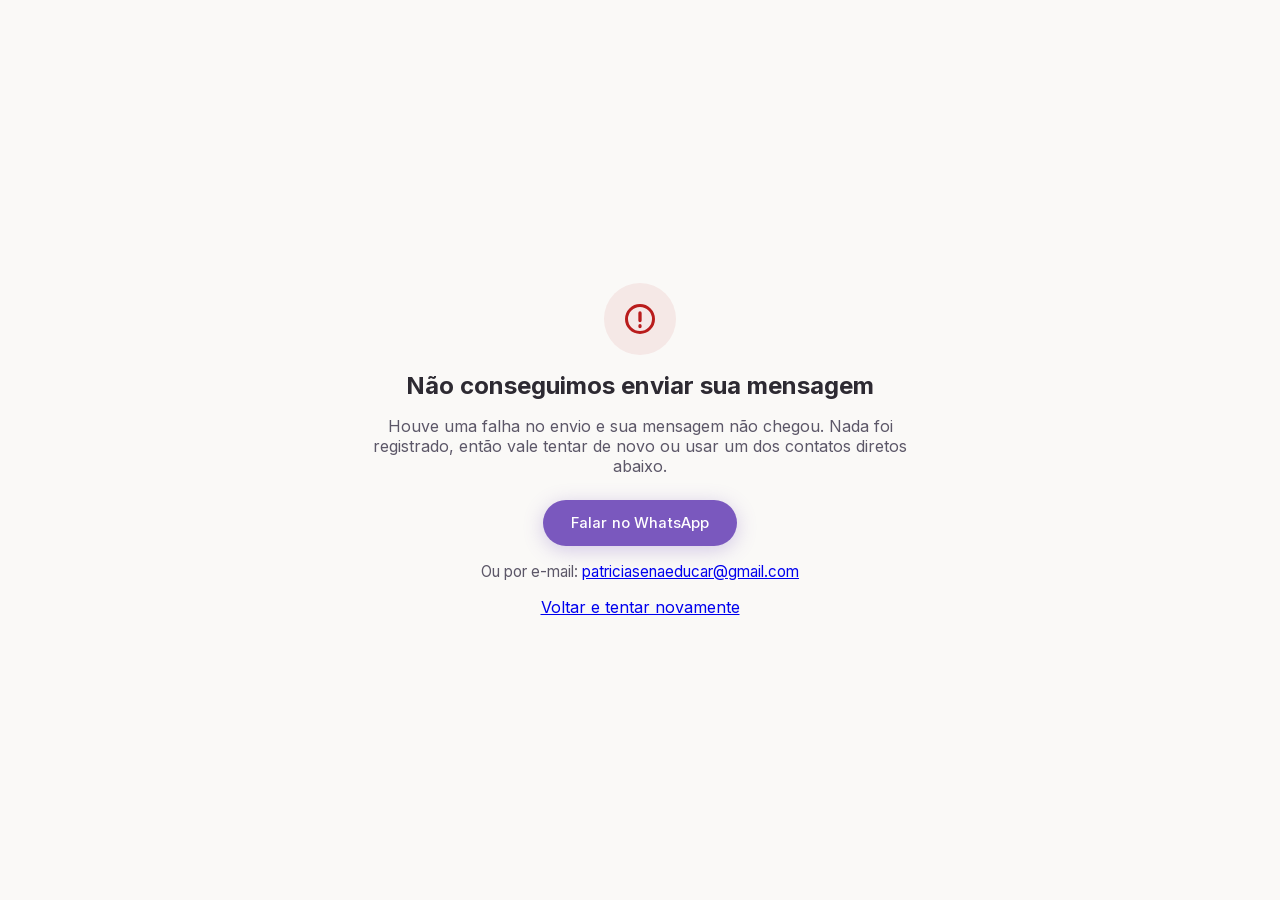
<file: erro-envio.html>
<!DOCTYPE html>
<html lang="pt-BR">
<head>
  <meta charset="UTF-8" />
  <meta name="viewport" content="width=device-width, initial-scale=1.0" />

  <title>Não foi possível enviar | Patrícia Sena</title>
  <!-- Pagina de retorno do formulario: nao deve competir com a home na busca -->
  <meta name="robots" content="noindex, follow">

  <link rel="icon" type="image/svg+xml" href="/favicon.svg">
  <link rel="icon" type="image/png" sizes="32x32" href="/favicon-32x32.png">
  <link rel="apple-touch-icon" sizes="180x180" href="/apple-touch-icon.png">
  <meta name="theme-color" content="#7a58be">

  <link rel="stylesheet" href="/style.css" />

  <style>
    .form-result {
      min-height: 100vh;
      display: flex;
      flex-direction: column;
      align-items: center;
      justify-content: center;
      text-align: center;
      padding: 2rem 1.5rem;
      gap: 1rem;
    }

    .form-result-icon {
      display: flex;
      align-items: center;
      justify-content: center;
      width: 72px;
      height: 72px;
      border-radius: 50%;
      background: rgba(185, 28, 28, 0.08);
      color: #b91c1c;
    }

    .form-result h1 {
      font-size: 1.5rem;
      margin: 0;
    }

    .form-result p {
      max-width: 34rem;
      margin: 0;
      color: var(--text-soft);
    }

    .form-result .btn {
      margin-top: 0.5rem;
    }

    .form-result-contacts {
      margin-top: 0.5rem;
      font-size: 0.95rem;
    }
  </style>
</head>
<body>
  <main class="form-result">
    <span class="form-result-icon" aria-hidden="true">
      <svg width="36" height="36" viewBox="0 0 24 24" fill="none"><path d="M12 8v5M12 16.5v.5" stroke="currentColor" stroke-width="2.2" stroke-linecap="round"/><circle cx="12" cy="12" r="9" stroke="currentColor" stroke-width="2"/></svg>
    </span>
    <h1>Não conseguimos enviar sua mensagem</h1>
    <p>
      Houve uma falha no envio e sua mensagem não chegou. Nada foi registrado,
      então vale tentar de novo ou usar um dos contatos diretos abaixo.
    </p>
    <a href="https://wa.me/5511942318641?text=Ol%C3%A1%2C%20gostaria%20de%20saber%20mais%20sobre%20o%20atendimento%20psicopedag%C3%B3gico"
       class="btn btn-primary" target="_blank" rel="noopener noreferrer">Falar no WhatsApp</a>
    <p class="form-result-contacts">
      Ou por e-mail: <a href="mailto:patriciasenaeducar@gmail.com">patriciasenaeducar@gmail.com</a>
    </p>
    <a href="/#contato">Voltar e tentar novamente</a>
  </main>
</body>
</html>
</file>
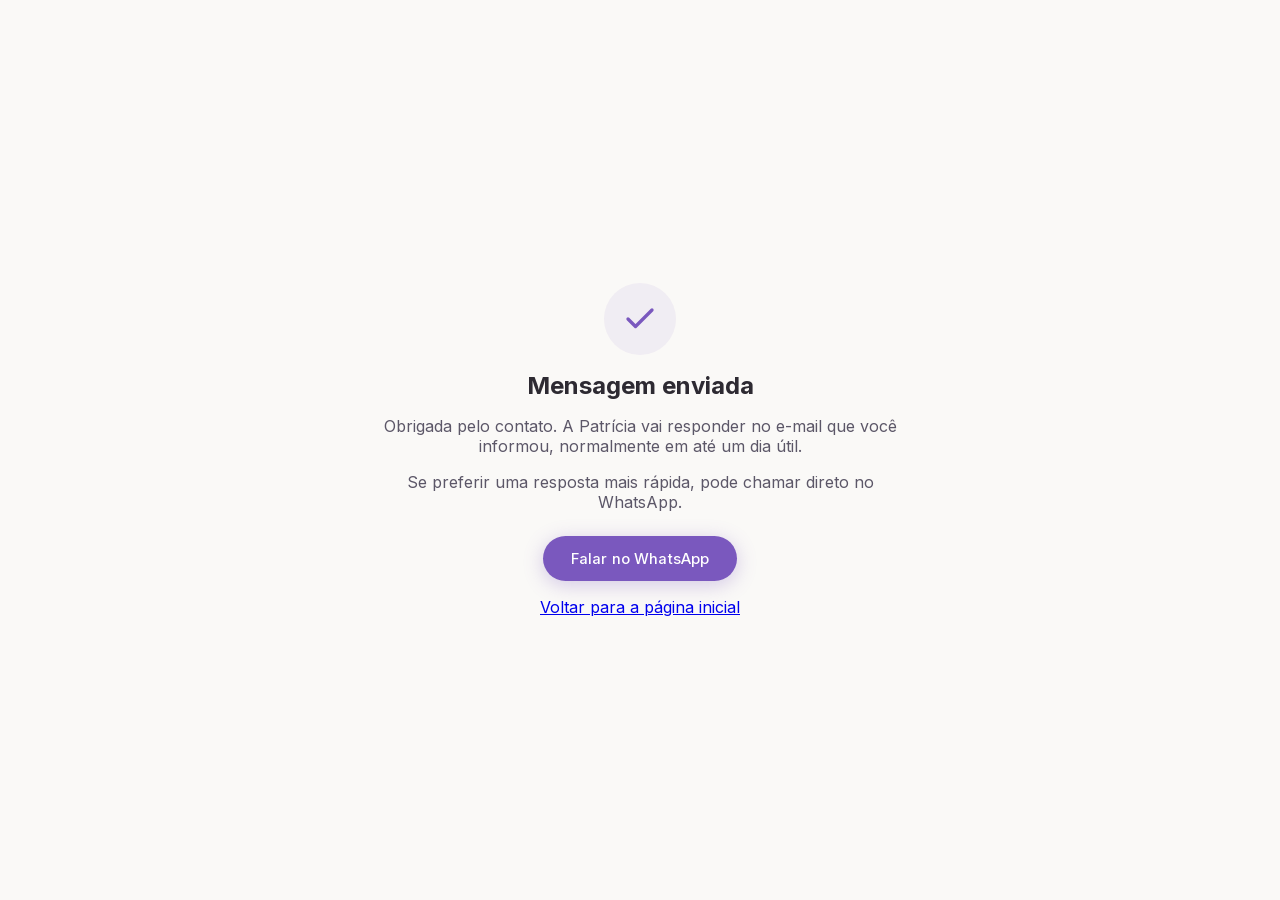
<file: obrigado.html>
<!DOCTYPE html>
<html lang="pt-BR">
<head>
  <meta charset="UTF-8" />
  <meta name="viewport" content="width=device-width, initial-scale=1.0" />

  <title>Mensagem enviada | Patrícia Sena</title>
  <!-- Pagina de retorno do formulario: nao deve competir com a home na busca -->
  <meta name="robots" content="noindex, follow">

  <link rel="icon" type="image/svg+xml" href="/favicon.svg">
  <link rel="icon" type="image/png" sizes="32x32" href="/favicon-32x32.png">
  <link rel="apple-touch-icon" sizes="180x180" href="/apple-touch-icon.png">
  <meta name="theme-color" content="#7a58be">

  <link rel="stylesheet" href="/style.css" />

  <style>
    .form-result {
      min-height: 100vh;
      display: flex;
      flex-direction: column;
      align-items: center;
      justify-content: center;
      text-align: center;
      padding: 2rem 1.5rem;
      gap: 1rem;
    }

    .form-result-icon {
      display: flex;
      align-items: center;
      justify-content: center;
      width: 72px;
      height: 72px;
      border-radius: 50%;
      background: var(--primary-soft);
      color: var(--primary);
    }

    .form-result h1 {
      font-size: 1.5rem;
      margin: 0;
    }

    .form-result p {
      max-width: 34rem;
      margin: 0;
      color: var(--text-soft);
    }

    .form-result .btn {
      margin-top: 0.5rem;
    }
  </style>
</head>
<body>
  <main class="form-result">
    <span class="form-result-icon" aria-hidden="true">
      <svg width="36" height="36" viewBox="0 0 24 24" fill="none"><path d="M20 6L9 17l-5-5" stroke="currentColor" stroke-width="2.2" stroke-linecap="round" stroke-linejoin="round"/></svg>
    </span>
    <h1>Mensagem enviada</h1>
    <p>
      Obrigada pelo contato. A Patrícia vai responder no e-mail que você informou,
      normalmente em até um dia útil.
    </p>
    <p>
      Se preferir uma resposta mais rápida, pode chamar direto no WhatsApp.
    </p>
    <a href="https://wa.me/5511942318641?text=Ol%C3%A1%2C%20gostaria%20de%20saber%20mais%20sobre%20o%20atendimento%20psicopedag%C3%B3gico"
       class="btn btn-primary" target="_blank" rel="noopener noreferrer">Falar no WhatsApp</a>
    <a href="/">Voltar para a página inicial</a>
  </main>
</body>
</html>
</file>
<file: style.css>
/* --------- SELF-HOSTED INTER FONT --------- */
/* latin-ext */
@font-face {
  font-family: 'Inter';
  font-style: normal;
  font-weight: 400 700;
  font-display: swap;
  src: url('fonts/inter-latin-ext.woff2') format('woff2');
  unicode-range: U+0100-02BA, U+02BD-02C5, U+02C7-02CC, U+02CE-02D7, U+02DD-02FF, U+0304, U+0308, U+0329, U+1D00-1DBF, U+1E00-1E9F, U+1EF2-1EFF, U+2020, U+20A0-20AB, U+20AD-20C0, U+2113, U+2C60-2C7F, U+A720-A7FF;
}
/* latin */
@font-face {
  font-family: 'Inter';
  font-style: normal;
  font-weight: 400 700;
  font-display: swap;
  src: url('fonts/inter-latin.woff2') format('woff2');
  unicode-range: U+0000-00FF, U+0131, U+0152-0153, U+02BB-02BC, U+02C6, U+02DA, U+02DC, U+0304, U+0308, U+0329, U+2000-206F, U+20AC, U+2122, U+2191, U+2193, U+2212, U+2215, U+FEFF, U+FFFD;
}

/* --------- MOVIMENTO REDUZIDO (Acessibilidade) --------- */
@media (prefers-reduced-motion: reduce) {
  *,
  *::before,
  *::after {
    animation-duration: 0.01ms !important;
    animation-iteration-count: 1 !important;
    transition-duration: 0.01ms !important;
  }

  html {
    scroll-behavior: auto;
  }
}

/* --------- SKIP LINK (Acessibilidade) --------- */
.skip-link {
  position: absolute;
  top: -100%;
  left: 50%;
  transform: translateX(-50%);
  background: var(--primary);
  color: #ffffff;
  padding: 0.75rem 1.5rem;
  border-radius: 0 0 8px 8px;
  text-decoration: none;
  font-weight: 600;
  z-index: 9999;
  transition: top 0.3s ease;
}

.skip-link:focus {
  top: 0;
  outline: 2px solid #ffffff;
  outline-offset: 2px;
}

/* --------- RESET BASICO --------- */
*,
*::before,
*::after {
  box-sizing: border-box;
}

html {
  scroll-behavior: smooth;
}

body {
  margin: 0;
  font-family: 'Inter', system-ui, -apple-system, BlinkMacSystemFont, 'Segoe UI', sans-serif;
  color: #2d2a32;
  background-color: var(--bg);
  -webkit-font-smoothing: antialiased;
  -moz-osx-font-smoothing: grayscale;
}

/* --------- VARIAVEIS --------- */
:root {
  --bg: #faf9f7;
  --bg-alt: #ffffff;
  --bg-warm: #f5f0eb;
  --bg-warm-light: #faf7f4;
  --text: #2d2a32;
  --text-soft: #5c5768;
  --text-muted: #6b6573;
  --primary: #7a58be;
  --primary-light: #a591cb;
  --primary-soft: rgba(122, 88, 190, 0.08);
  --primary-hover: #603fa3;
  --secondary: #c9956b;
  --accent: #d4a574;
  --warm: #c9956b;
  --cream: #f5f0eb;
  --cream-dark: #ebe4db;
  --border-subtle: #e8e4de;
  --shadow-soft: 0 20px 50px rgba(45, 42, 50, 0.06);
  --shadow-lg: 0 25px 60px rgba(45, 42, 50, 0.1);
  --shadow-card: 0 4px 24px rgba(45, 42, 50, 0.06);
  --radius-sm: 12px;
  --radius-md: 16px;
  --radius-lg: 20px;
  --radius-xl: 28px;
  --radius-full: 999px;
  --container-width: 1200px;
  --section-spacing: 100px;
  --gradient-primary: linear-gradient(135deg, #7a58be 0%, #a591cb 100%);
  --gradient-warm: linear-gradient(135deg, #c9956b 0%, #d4a574 100%);
}

/* --------- ANIMACOES --------- */
@keyframes fade-in-up {
  from {
    opacity: 0;
    transform: translateY(24px);
  }
  to {
    opacity: 1;
    transform: translateY(0);
  }
}

@keyframes fade-in {
  from { opacity: 0; }
  to { opacity: 1; }
}

/* --------- LAYOUT --------- */
.container {
  width: 100%;
  max-width: var(--container-width);
  margin: 0 auto;
  padding: 0 2rem;
}

/* --------- HEADER / NAV --------- */
.header {
  position: sticky;
  top: 0;
  z-index: 50;
  background: rgba(250, 249, 247, 0.9);
  backdrop-filter: blur(24px);
  -webkit-backdrop-filter: blur(24px);
  border-bottom: 1px solid rgba(122, 88, 190, 0.08);
}

.header-inner {
  display: flex;
  align-items: center;
  justify-content: space-between;
  padding: 1rem 0;
}

.logo {
  display: flex;
  align-items: center;
  gap: 0.85rem;
  text-decoration: none;
  color: inherit;
}

.logo-mark {
  width: 42px;
  height: 42px;
  display: flex;
  align-items: center;
  justify-content: center;
  transition: transform 0.3s ease;
  flex-shrink: 0;
}

.logo-mark svg {
  display: block;
  width: 100%;
  height: 100%;
}

.logo:hover .logo-mark {
  transform: scale(1.05);
}

.logo-text {
  display: flex;
  flex-direction: column;
}

.logo-name {
  font-weight: 600;
  font-size: 1.05rem;
  color: var(--text);
}

.logo-subtitle {
  font-size: 0.75rem;
  color: var(--text-muted);
  font-weight: 400;
  letter-spacing: 0.02em;
}

/* NAV */
.nav {
  display: flex;
  align-items: center;
  gap: 1.5rem;
}

.nav-list {
  list-style: none;
  display: flex;
  align-items: center;
  gap: 2.25rem;
  margin: 0;
  padding: 0;
}

.nav-list a {
  text-decoration: none;
  font-size: 0.9rem;
  color: var(--text-soft);
  font-weight: 400;
  position: relative;
  padding-bottom: 0.25rem;
  transition: color 0.2s ease;
  letter-spacing: 0.01em;
}

.nav-list a::after {
  content: "";
  position: absolute;
  bottom: 0;
  left: 0;
  width: 0;
  height: 1.5px;
  background: var(--primary);
  border-radius: 2px;
  transition: width 0.3s ease;
}

.nav-list a:hover {
  color: var(--primary);
}

.nav-list a:hover::after {
  width: 100%;
}

.nav-cta {
  padding: 0.55rem 1.25rem !important;
  border-radius: var(--radius-full) !important;
  background: var(--primary) !important;
  color: #ffffff !important;
  font-weight: 500 !important;
  transition: background 0.2s ease, transform 0.2s ease !important;
}

.nav-cta::after {
  display: none !important;
}

.nav-cta:hover {
  background: var(--primary-hover) !important;
  transform: translateY(-1px);
}

/* NAV TOGGLE (MOBILE) */
.nav-toggle {
  display: none;
  flex-direction: column;
  gap: 5px;
  background: transparent;
  border: none;
  padding: 0.5rem;
  cursor: pointer;
}

.nav-toggle span {
  width: 22px;
  height: 2px;
  background: var(--primary);
  border-radius: var(--radius-full);
  transition: transform 0.2s ease, opacity 0.2s ease;
}

.nav-toggle-open span:nth-child(1) {
  transform: translateY(7px) rotate(45deg);
}

.nav-toggle-open span:nth-child(2) {
  transform: translateY(-7px) rotate(-45deg);
}

/* --------- HERO --------- */
.hero {
  position: relative;
  min-height: 100vh;
  overflow: hidden;
  background: linear-gradient(105deg, #faf9f7 0%, #faf9f7 40%, #f1eff5 70%, #e8e4f0 100%);
  display: flex;
  flex-direction: column;
}

.hero-inner {
  display: grid;
  grid-template-columns: 45% 55%;
  gap: 0;
  align-items: center;
  position: relative;
  z-index: 1;
  flex: 1;
  width: 100%;
  max-width: var(--container-width);
  margin: 0 auto;
  padding: 0 2rem;
  min-height: calc(100vh - 70px);
}

.hero-content {
  animation: fade-in-up 0.7s ease-out;
  padding: 2rem 0;
  position: relative;
  z-index: 2;
}

.hero-pill {
  display: inline-flex;
  align-items: center;
  gap: 0.5rem;
  padding: 0.45rem 1.15rem;
  border-radius: var(--radius-full);
  background: transparent;
  color: var(--primary);
  font-size: 0.8rem;
  font-weight: 500;
  margin-bottom: 1.75rem;
  border: 1.5px solid rgba(122, 88, 190, 0.3);
}

.hero-pill::before {
  content: "";
  width: 7px;
  height: 7px;
  border-radius: var(--radius-full);
  background: var(--primary);
}

.hero h1 {
  font-size: clamp(2.5rem, 3.5vw + 1rem, 3.5rem);
  line-height: 1.15;
  margin: 0 0 1.5rem;
  letter-spacing: -0.03em;
  color: var(--text);
  font-weight: 700;
}

.hero-highlight {
  color: var(--primary);
}

.hero-subtitle {
  margin: 0 0 2.5rem;
  font-size: 1.08rem;
  color: var(--text-soft);
  max-width: 28rem;
  line-height: 1.8;
  font-weight: 300;
}

.hero-actions {
  display: flex;
  flex-wrap: wrap;
  gap: 1rem;
}

.btn {
  display: inline-flex;
  align-items: center;
  justify-content: center;
  gap: 0.5rem;
  border-radius: var(--radius-full);
  padding: 0.85rem 1.75rem;
  font-size: 0.92rem;
  font-weight: 500;
  border: none;
  cursor: pointer;
  text-decoration: none;
  transition: all 0.25s ease;
  letter-spacing: 0.01em;
}

.btn-primary {
  background: var(--primary);
  color: #ffffff;
  box-shadow: 0 4px 20px rgba(122, 88, 190, 0.3);
}

.btn-primary:hover {
  background: var(--primary-hover);
  transform: translateY(-2px);
  box-shadow: 0 8px 30px rgba(122, 88, 190, 0.35);
}

.btn-secondary {
  background: var(--bg-alt);
  color: var(--primary);
  border: 1.5px solid var(--border-subtle);
}

.btn-secondary:hover {
  border-color: var(--primary-light);
  background: var(--cream);
  transform: translateY(-1px);
}

/* HERO IMAGE */
@keyframes hero-image-enter {
  from {
    opacity: 0;
    transform: translateY(40px);
  }
  to {
    opacity: 1;
    transform: translateY(0);
  }
}

.hero-image-wrapper {
  position: relative;
  animation: hero-image-enter 0.9s cubic-bezier(0.22, 1, 0.36, 1) 0.2s both;
  display: flex;
  align-items: flex-end;
  justify-content: flex-end;
  align-self: flex-end;
  height: 100%;
  min-height: calc(100vh - 70px);
  margin-right: -2rem; /* bleed to the right edge */
  overflow: hidden;
}

.hero-circle-decoration {
  position: absolute;
  width: 550px;
  height: 550px;
  border-radius: 50%;
  border: 2px solid rgba(122, 88, 190, 0.12);
  top: 50%;
  right: -60px;
  transform: translateY(-50%);
  pointer-events: none;
  z-index: 0;
}

.hero-image {
  position: relative;
  z-index: 1;
  display: flex;
  align-items: flex-end;
  justify-content: flex-end;
  height: 100%;
}

.hero-image img {
  width: auto;
  max-width: none;
  height: calc(100vh - 100px);
  max-height: 800px;
  min-height: 500px;
  object-fit: contain;
  object-position: right bottom;
  display: block;
  filter: drop-shadow(0 10px 30px rgba(0, 0, 0, 0.06));
}

/* HERO WAVE */
.hero-wave {
  position: absolute;
  bottom: -1px;
  left: 0;
  right: 0;
  z-index: 3;
  line-height: 0;
}

.hero-wave svg {
  width: 100%;
  height: 100px;
  display: block;
}

/* --------- SECOES --------- */
.section {
  padding: var(--section-spacing) 0;
  position: relative;
}

.section-alt {
  background: var(--bg-alt);
}

/* Section after hero — no overlap needed with new full-height hero */
.hero + .section {
  position: relative;
}

.section-header {
  text-align: center;
  margin-bottom: 3.5rem;
}

.section-header h2 {
  font-size: 2rem;
  margin: 0 0 0.85rem;
  letter-spacing: -0.02em;
  font-weight: 600;
  color: var(--text);
}

.section-header p {
  margin: 0;
  max-width: 34rem;
  margin-inline: auto;
  color: var(--text-soft);
  font-size: 1.05rem;
  line-height: 1.75;
  font-weight: 300;
}

/* SECAO SOBRE */
.about-grid {
  display: grid;
  grid-template-columns: 1fr 1.2fr;
  gap: 4rem;
  align-items: start;
  margin-bottom: 3rem;
}

.about-image {
  border-radius: var(--radius-xl);
  overflow: hidden;
}

.about-image img {
  width: 100%;
  height: 100%;
  min-height: 320px;
  object-fit: cover;
  display: block;
  transition: transform 0.6s ease;
}

.about-image:hover img {
  transform: scale(1.02);
}

.about-text h2 {
  font-size: 1.85rem;
  font-weight: 700;
  margin-bottom: 1.25rem;
  color: var(--text);
}

.about-text p {
  color: var(--text-soft);
  line-height: 1.8;
  margin-bottom: 1.25rem;
}

/* CREDENTIALS STRIP */
.credentials-strip {
  display: grid;
  grid-template-columns: repeat(4, 1fr);
  gap: 1.5rem;
  margin-top: 2rem;
  padding-top: 2rem;
  border-top: 1px solid var(--border-subtle);
}

.credential {
  text-align: center;
}

.credential-number {
  display: block;
  font-size: 1.75rem;
  font-weight: 700;
  color: var(--primary);
  line-height: 1.2;
}

.credential-label {
  display: block;
  font-size: 0.8rem;
  color: var(--text-muted);
  margin-top: 0.25rem;
  text-transform: uppercase;
  letter-spacing: 0.5px;
}

.about-card-note {
  text-align: center;
  font-style: italic;
  color: var(--text-muted);
  margin-top: 1.25rem;
  font-size: 0.95rem;
}

.about-card {
  background: var(--bg-alt);
  border: 1px solid var(--border-subtle);
  border-radius: 20px;
  padding: 2rem 2.25rem;
  border-top: 3px solid var(--primary);
}

.about-card h3 {
  font-size: 1.1rem;
  font-weight: 700;
  margin-bottom: 1rem;
  color: var(--text);
}

/* GRID 2 COLUNAS */
.grid-2 {
  display: grid;
  grid-template-columns: 1.2fr 1fr;
  gap: 3rem;
  align-items: center;
}

.section-text h2 {
  font-size: 1.85rem;
  margin: 0 0 1.25rem;
  font-weight: 600;
  color: var(--text);
  letter-spacing: -0.02em;
}

.section-text p {
  margin: 0 0 1rem;
  font-size: 1rem;
  color: var(--text-soft);
  line-height: 1.8;
  font-weight: 300;
}

/* CARD SECAO */
.section-card {
  background: var(--bg-warm-light);
  border-radius: var(--radius-lg);
  border: 1px solid var(--cream-dark);
  padding: 1.75rem 2rem;
  position: relative;
  overflow: hidden;
  margin-top: 0.5rem;
}

.section-card::before {
  content: "";
  position: absolute;
  top: 0;
  left: 0;
  right: 0;
  height: 3px;
  background: var(--gradient-primary);
}

.section-card-header h3 {
  margin: 0 0 1rem;
  font-size: 1.1rem;
  color: var(--text);
  font-weight: 600;
}

.chip-list {
  list-style: none;
  padding: 0;
  margin: 0;
  display: flex;
  flex-wrap: wrap;
  gap: 0.55rem;
}

.chip-list li {
  font-size: 0.85rem;
  padding: 0.5rem 1rem;
  border-radius: var(--radius-full);
  background: var(--bg-alt);
  color: var(--primary);
  font-weight: 500;
  border: 1px solid var(--cream-dark);
  transition: all 0.2s ease;
}

.chip-list li:hover {
  background: var(--primary);
  color: #ffffff;
  border-color: var(--primary);
}

/* CARDS AREAS DE ATUACAO */
.cards-grid {
  display: grid;
  grid-template-columns: repeat(3, 1fr);
  gap: 1.75rem;
}

.card {
  background: var(--bg-alt);
  border-radius: var(--radius-lg);
  padding: 2rem 1.75rem 2.25rem;
  border: 1px solid var(--border-subtle);
  box-shadow: var(--shadow-card);
  position: relative;
  transition: all 0.3s ease;
  overflow: hidden;
}

.card:hover {
  transform: translateY(-4px);
  box-shadow: 0 16px 48px rgba(45, 42, 50, 0.1);
  border-color: var(--primary-light);
}

.card::before {
  content: "";
  position: absolute;
  top: 0;
  left: 0;
  right: 0;
  height: 3px;
  background: var(--gradient-primary);
  opacity: 0;
  transition: opacity 0.3s ease;
}

.card:hover::before {
  opacity: 1;
}

.card-icon {
  width: 52px;
  height: 52px;
  border-radius: 14px;
  display: flex;
  align-items: center;
  justify-content: center;
  margin-bottom: 1.25rem;
  flex-shrink: 0;
}

.card-icon svg {
  display: block;
}

.card:nth-child(1) .card-icon {
  background: var(--cream);
}

.card:nth-child(2) .card-icon {
  background: #ebe5f2;
}

.card:nth-child(3) .card-icon {
  background: #fce8db;
}

.card h3 {
  margin: 0 0 0.75rem;
  font-size: 1.1rem;
  font-weight: 600;
  color: var(--text);
}

.card p {
  margin: 0 0 1rem;
  font-size: 0.95rem;
  color: var(--text-soft);
  line-height: 1.65;
  font-weight: 300;
}

.card-list {
  margin: 0;
  padding-left: 1.25rem;
  font-size: 0.9rem;
  color: var(--text-soft);
}

.card-list li {
  position: relative;
  padding-left: 0.25rem;
  line-height: 1.6;
}

.card-list li + li {
  margin-top: 0.45rem;
}

.card-list li::marker {
  color: var(--primary-light);
}

/* COMO FUNCIONA / STEPS */
.steps-grid {
  display: grid;
  grid-template-columns: repeat(4, 1fr);
  gap: 1.5rem;
  margin-bottom: 3rem;
}

.step {
  background: var(--bg-warm-light);
  border-radius: var(--radius-lg);
  padding: 1.75rem 1.5rem;
  border: 1px solid var(--cream-dark);
  position: relative;
  transition: all 0.3s ease;
}

.step:hover {
  transform: translateY(-4px);
  box-shadow: var(--shadow-card);
}

.step-number {
  width: 36px;
  height: 36px;
  border-radius: 10px;
  background: var(--primary);
  color: #ffffff;
  display: flex;
  align-items: center;
  justify-content: center;
  font-size: 0.9rem;
  font-weight: 600;
  margin-bottom: 1.25rem;
}

.step h3 {
  margin: 0 0 0.6rem;
  font-size: 1.05rem;
  font-weight: 600;
  color: var(--text);
}

.step p {
  margin: 0;
  font-size: 0.9rem;
  color: var(--text-soft);
  line-height: 1.65;
  font-weight: 300;
}

.info-banner {
  border-radius: var(--radius-lg);
  padding: 1.25rem 1.75rem;
  background: var(--cream);
  border: 1px solid var(--cream-dark);
  font-size: 0.95rem;
  color: var(--text-soft);
  display: flex;
  align-items: center;
  gap: 1rem;
}

.info-banner::before {
  content: "\1F4CD";
  font-size: 1.4rem;
}

.info-banner p {
  margin: 0;
}

.info-banner strong {
  color: var(--text);
}

/* --------- QUOTE / INSTITUTIONAL SECTION --------- */
.section-quote {
  background: var(--cream);
  padding: var(--section-spacing) 0;
}

.quote-grid {
  display: grid;
  grid-template-columns: 1fr 1fr;
  gap: 5rem;
  align-items: center;
}

.quote-image {
  border-radius: var(--radius-xl);
  overflow: hidden;
}

.quote-image img {
  width: 100%;
  height: 440px;
  object-fit: cover;
  display: block;
}

.quote-content blockquote {
  margin: 0;
  font-size: 1.35rem;
  line-height: 1.65;
  color: var(--text);
  font-weight: 300;
  font-style: italic;
  position: relative;
  padding-left: 1.75rem;
  border-left: 3px solid var(--primary-light);
}

.quote-content cite {
  display: block;
  margin-top: 1.5rem;
  font-size: 0.95rem;
  color: var(--text-soft);
  font-style: normal;
  font-weight: 500;
}

/* CONTATO */
.contact-section {
  background: var(--bg);
}

.contact-grid {
  display: grid;
  grid-template-columns: 1fr 1.1fr;
  gap: 4rem;
  align-items: flex-start;
}

.contact-photo {
  border-radius: var(--radius-xl);
  overflow: hidden;
  margin-top: 1.5rem;
}

.contact-photo img {
  width: 100%;
  height: 420px;
  object-fit: cover;
  object-position: center 20%;
  transform: scale(1.15);
  display: block;
}

.contact-card {
  margin-top: 1.75rem;
  padding: 1.75rem 2rem 2rem;
  border-radius: var(--radius-xl);
  background: var(--bg-warm-light);
  border: 1px solid var(--border-subtle);
  font-style: normal;
  box-shadow: var(--shadow-card);
}

.contact-card h3 {
  margin: 0 0 1.25rem;
  font-size: 1.1rem;
  font-weight: 600;
  color: var(--text);
  letter-spacing: -0.01em;
}

/* WhatsApp CTA */
.contact-whatsapp-cta {
  display: flex;
  align-items: center;
  gap: 0.85rem;
  padding: 0.9rem 1.15rem;
  border-radius: var(--radius-md);
  /* #0e7a6d = 5.2:1 com texto branco (WCAG AA). #128c7e ficava em 4.13:1. */
  background: #0e7a6d;
  color: #ffffff;
  text-decoration: none;
  font-size: 0.95rem;
  margin-bottom: 0.75rem;
  transition: background 0.2s ease, transform 0.2s ease, box-shadow 0.2s ease;
  box-shadow: 0 4px 16px rgba(18, 140, 126, 0.2);
}

.contact-whatsapp-cta:hover {
  background: #0b6e62;
  transform: translateY(-2px);
  box-shadow: 0 6px 24px rgba(18, 140, 126, 0.3);
}

.contact-whatsapp-cta:active {
  transform: translateY(0);
}

.contact-icon--whatsapp {
  display: flex;
  align-items: center;
  justify-content: center;
  width: 40px;
  height: 40px;
  border-radius: var(--radius-sm);
  background: rgba(255, 255, 255, 0.18);
  flex-shrink: 0;
}

.contact-whatsapp-text {
  display: flex;
  flex-direction: column;
  gap: 0.1rem;
  flex: 1;
}

.contact-whatsapp-text strong {
  font-weight: 600;
  font-size: 0.95rem;
}

.contact-whatsapp-text span {
  font-size: 0.82rem;
  /* 0.95 mantem 4.9:1 sobre #0e7a6d; 0.85 caia abaixo do minimo AA */
  opacity: 0.95;
}

.contact-whatsapp-arrow {
  flex-shrink: 0;
  opacity: 0.7;
  transition: transform 0.2s ease, opacity 0.2s ease;
}

.contact-whatsapp-cta:hover .contact-whatsapp-arrow {
  transform: translateX(3px);
  opacity: 1;
}

/* Click-to-call secundario */
.contact-tel-cta {
  display: flex;
  align-items: center;
  gap: 0.85rem;
  padding: 0.7rem 1.15rem;
  border-radius: var(--radius-md);
  border: 1px solid var(--border-subtle);
  color: var(--text-soft);
  text-decoration: none;
  font-size: 0.9rem;
  margin-bottom: 1.5rem;
  transition: border-color 0.2s ease, color 0.2s ease, background 0.2s ease;
}

.contact-tel-cta:hover {
  border-color: var(--primary);
  color: var(--primary);
  background: var(--primary-soft);
}

/* Area de atendimento (relevancia local) */
.service-area {
  margin-top: 1.5rem;
  padding-top: 1.25rem;
  border-top: 1px solid var(--border-subtle);
}

.service-area h4 {
  margin: 0 0 0.5rem;
  font-size: 0.95rem;
  font-weight: 600;
  color: var(--text);
}

.service-area p {
  margin: 0;
  font-size: 0.88rem;
  line-height: 1.6;
  color: var(--text-soft);
}

/* Contact list items */
.contact-list {
  list-style: none;
  padding: 0;
  margin: 0;
  font-size: 0.92rem;
  color: var(--text-soft);
  display: flex;
  flex-direction: column;
  gap: 0.15rem;
}

.contact-list li {
  padding: 0.7rem 0.75rem;
  border-radius: var(--radius-sm);
  display: flex;
  align-items: center;
  gap: 0.85rem;
  transition: background 0.15s ease;
}

.contact-list li:hover {
  background: rgba(122, 88, 190, 0.04);
}

.contact-icon {
  display: flex;
  align-items: center;
  justify-content: center;
  width: 36px;
  height: 36px;
  border-radius: 10px;
  background: var(--primary-soft);
  color: var(--primary);
  flex-shrink: 0;
}

.contact-item-content {
  display: flex;
  flex-direction: column;
  gap: 0.1rem;
  min-width: 0;
}

.contact-label {
  font-weight: 500;
  color: var(--text-muted);
  font-size: 0.78rem;
  text-transform: uppercase;
  letter-spacing: 0.04em;
}

.contact-item-content span:not(.contact-label) {
  color: var(--text);
  font-weight: 400;
}

.contact-list a {
  color: var(--primary);
  text-decoration: none;
  font-weight: 500;
  transition: color 0.2s ease;
  overflow: hidden;
  text-overflow: ellipsis;
}

.contact-list a:hover {
  color: var(--primary-hover);
  text-decoration: underline;
}

/* FORM CONTATO */
.contact-form-wrapper {
  position: relative;
}

.contact-form-card {
  background: var(--bg-alt);
  border-radius: var(--radius-xl);
  padding: 2.25rem 2.25rem 2.5rem;
  border: 1px solid var(--border-subtle);
  box-shadow: var(--shadow-soft);
  position: relative;
  overflow: hidden;
}

.contact-form-card::before {
  content: "";
  position: absolute;
  top: 0;
  left: 0;
  right: 0;
  height: 3px;
  background: var(--gradient-primary);
}

.form-privacy-note {
  display: flex;
  align-items: flex-start;
  gap: 0.5rem;
  font-size: 0.82rem;
  color: var(--text-muted);
  background: var(--primary-soft);
  padding: 0.75rem 1rem;
  border-radius: var(--radius-sm);
  margin: 0 0 1.25rem;
  line-height: 1.5;
}
.form-privacy-note svg {
  flex-shrink: 0;
  margin-top: 0.1rem;
  color: var(--primary);
}

.contact-form-card h3 {
  margin: 0 0 1.5rem;
  font-size: 1.2rem;
  font-weight: 600;
  color: var(--text);
  position: relative;
}

.contact-form {
  display: flex;
  flex-direction: column;
  gap: 1.1rem;
  position: relative;
}

.form-group {
  display: flex;
  flex-direction: column;
  gap: 0.4rem;
}

.form-group label {
  font-size: 0.88rem;
  color: var(--text-soft);
  font-weight: 500;
}

.form-group input,
.form-group select,
.form-group textarea {
  border-radius: var(--radius-sm);
  border: 1.5px solid var(--border-subtle);
  padding: 0.75rem 1rem;
  font-size: 0.95rem;
  background: var(--bg);
  color: var(--text);
  outline: none;
  transition: all 0.2s ease;
  font-family: inherit;
}

.form-group input:focus,
.form-group select:focus,
.form-group textarea:focus {
  border-color: var(--primary-light);
  background: var(--bg-alt);
  box-shadow: 0 0 0 3px rgba(122, 88, 190, 0.1);
}

.form-group input::placeholder,
.form-group textarea::placeholder {
  color: var(--text-muted);
}

.form-group select {
  cursor: pointer;
  appearance: none;
  background-image: url("data:image/svg+xml,%3Csvg xmlns='http://www.w3.org/2000/svg' width='12' height='12' viewBox='0 0 12 12'%3E%3Cpath fill='%238a8494' d='M6 8L1 3h10z'/%3E%3C/svg%3E");
  background-repeat: no-repeat;
  background-position: right 1rem center;
  padding-right: 2.5rem;
}

.form-group select option {
  background: var(--bg-alt);
  color: var(--text);
}

.form-group textarea {
  resize: vertical;
  min-height: 100px;
}

/* Honeypot anti-spam: fora da tela, invisivel para humanos e leitores de tela */
.form-honeypot {
  position: absolute;
  left: -9999px;
  width: 1px;
  height: 1px;
  overflow: hidden;
}

#form-message {
  margin-top: 0.75rem;
  font-size: 0.85rem;
  text-align: center;
}

#form-message.form-message-success {
  color: #15803d;
}

#form-message.form-message-error {
  color: #b91c1c;
}

.btn-full {
  width: 100%;
  margin-top: 0.5rem;
  background: var(--primary);
  color: #ffffff;
  box-shadow: 0 4px 20px rgba(122, 88, 190, 0.3);
  border: none;
}

.btn-full:hover {
  background: var(--primary-hover);
  transform: translateY(-2px);
  box-shadow: 0 8px 30px rgba(122, 88, 190, 0.35);
}

/* --------- FOOTER --------- */
.footer {
  border-top: 1px solid var(--border-subtle);
  padding: 2.5rem 0;
  background: var(--bg-alt);
  font-size: 0.88rem;
  color: var(--text-muted);
}

.footer-inner {
  display: flex;
  flex-wrap: wrap;
  justify-content: space-between;
  align-items: center;
  gap: 1rem;
}

.footer-brand {
  display: flex;
  align-items: center;
  gap: 0.75rem;
}

.logo-mark-sm {
  width: 32px;
  height: 32px;
}

.logo-mark-sm svg {
  width: 32px;
  height: 32px;
}

.footer-social {
  margin: 0.5rem 0;
}
.footer-social a {
  color: var(--text-muted);
  transition: color 0.2s;
}
.footer-social a:hover {
  color: var(--primary);
}

.footer-copy {
  margin: 0;
}

.footer-text {
  max-width: 18rem;
  line-height: 1.5;
}

/* --------- RESPONSIVIDADE --------- */
@media (max-width: 1024px) {
  :root {
    --section-spacing: 80px;
  }

  .hero {
    min-height: auto;
  }

  .hero-inner {
    grid-template-columns: 1fr;
    gap: 0;
    align-items: center;
    min-height: auto;
    padding-top: 2rem;
  }

  .hero-content {
    text-align: center;
    padding: 2rem 0 1.5rem;
    order: 1;
  }

  .hero-subtitle {
    margin-inline: auto;
  }

  .hero-actions {
    justify-content: center;
  }

  .hero-image-wrapper {
    order: 2;
    min-height: auto;
    height: auto;
    margin-right: -2rem;
    justify-content: center;
    align-items: flex-end;
  }

  .hero-image img {
    height: auto;
    max-height: 500px;
    min-height: 350px;
    max-width: 100%;
    width: auto;
    object-position: center bottom;
  }

  .hero-circle-decoration {
    width: 400px;
    height: 400px;
    right: -80px;
  }

  .hero-wave svg {
    height: 60px;
  }

  .about-grid {
    grid-template-columns: 1fr;
    gap: 2rem;
  }

  .about-image {
    max-width: 520px;
    margin: 0 auto;
  }

  .credentials-strip {
    grid-template-columns: repeat(2, 1fr);
    gap: 1.25rem;
  }

  .quote-grid {
    grid-template-columns: 1fr;
    gap: 2.5rem;
  }

  .quote-image {
    max-width: 520px;
    margin: 0 auto;
  }
}

@media (max-width: 960px) {
  .grid-2,
  .cards-grid,
  .steps-grid,
  .contact-grid {
    grid-template-columns: 1fr;
  }

  .steps-grid {
    grid-template-columns: repeat(2, 1fr);
    gap: 1rem;
  }

  .cards-grid {
    gap: 1.25rem;
  }
}

@media (max-width: 768px) {
  :root {
    --section-spacing: 64px;
  }

  .container {
    padding: 0 1.5rem;
  }

  .header-inner {
    padding: 0.9rem 0;
  }

  .nav-toggle {
    display: flex;
  }

  .nav-list {
    position: absolute;
    top: 100%;
    right: 1.5rem;
    margin-top: 0.75rem;
    background: var(--bg-alt);
    border-radius: var(--radius-lg);
    border: 1px solid var(--border-subtle);
    box-shadow: var(--shadow-lg);
    padding: 0.75rem 1.25rem;
    flex-direction: column;
    align-items: flex-start;
    gap: 0.5rem;
    min-width: 200px;
    opacity: 0;
    pointer-events: none;
    transform: translateY(-10px);
    transition: all 0.25s ease;
  }

  .nav-list-open {
    opacity: 1;
    pointer-events: auto;
    transform: translateY(0);
  }

  .nav-list a {
    padding: 0.4rem 0.25rem;
  }

  .nav-cta {
    margin-top: 0.5rem;
  }

  .hero-inner {
    padding-top: 1rem;
  }

  .hero-image img {
    max-height: 420px;
    min-height: 300px;
  }

  .hero-circle-decoration {
    width: 350px;
    height: 350px;
  }

  .steps-grid {
    grid-template-columns: 1fr;
  }
}

@media (max-width: 520px) {
  :root {
    --section-spacing: 56px;
  }

  .container {
    padding: 0 1.25rem;
  }

  .hero h1 {
    font-size: 1.85rem;
  }

  .hero-subtitle {
    font-size: 1rem;
  }

  .hero-image img {
    max-height: 360px;
    min-height: 260px;
  }

  .hero-circle-decoration {
    width: 280px;
    height: 280px;
    right: -60px;
  }

  .hero-wave svg {
    height: 40px;
  }

  .section-header h2 {
    font-size: 1.6rem;
  }

  .section-text h2 {
    font-size: 1.5rem;
  }

  .contact-whatsapp-cta {
    padding: 0.75rem 1rem;
    gap: 0.65rem;
  }
  .contact-whatsapp-text span {
    display: none;
  }
  .contact-whatsapp-arrow {
    display: none;
  }

  .contact-form-card {
    padding: 1.5rem 1.25rem 1.75rem;
  }

  .quote-content blockquote {
    font-size: 1.15rem;
  }

  .about-image img,
  .quote-image img {
    height: 320px;
  }
}

/* --------- FAQ --------- */
.faq-list {
  max-width: 800px;
  margin: 0 auto;
  display: flex;
  flex-direction: column;
  gap: 0.75rem;
}

.faq-item {
  background: var(--bg-alt);
  border: 1px solid var(--border-subtle);
  border-radius: 16px;
  overflow: hidden;
  transition: border-color 0.3s ease;
}

.faq-item[open] {
  border-color: var(--primary-light);
}

.faq-question {
  padding: 1.25rem 1.5rem;
  font-weight: 600;
  font-size: 1.05rem;
  cursor: pointer;
  list-style: none;
  display: flex;
  justify-content: space-between;
  align-items: center;
  color: var(--text);
  transition: color 0.3s ease;
}

.faq-question::-webkit-details-marker {
  display: none;
}

.faq-question::after {
  content: "+";
  font-size: 1.4rem;
  font-weight: 300;
  color: var(--primary);
  transition: transform 0.3s ease;
  flex-shrink: 0;
  margin-left: 1rem;
}

.faq-item[open] .faq-question::after {
  content: "\2212";
}

.faq-item[open] .faq-question {
  color: var(--primary);
}

.faq-answer {
  padding: 0 1.5rem 1.25rem;
  color: var(--text-soft);
  line-height: 1.75;
}

.faq-answer p {
  margin: 0;
}

/* --------- WHATSAPP FLOAT --------- */
.whatsapp-float {
  position: fixed;
  bottom: 2rem;
  right: 2rem;
  width: 60px;
  height: 60px;
  background: #25D366;
  color: #ffffff;
  border-radius: 50%;
  display: flex;
  align-items: center;
  justify-content: center;
  box-shadow: 0 4px 20px rgba(37, 211, 102, 0.35);
  z-index: 1000;
  transition: transform 0.3s ease, box-shadow 0.3s ease, opacity 0.3s ease;
  text-decoration: none;
}

.whatsapp-float:hover {
  transform: scale(1.1);
  box-shadow: 0 6px 28px rgba(37, 211, 102, 0.45);
}

/* Oculto enquanto a secao de contato esta visivel: evita cobrir o botao de envio */
.whatsapp-float.is-hidden {
  opacity: 0;
  pointer-events: none;
  transform: scale(0.8);
}

.whatsapp-float svg {
  width: 28px;
  height: 28px;
}

/* --------- TESTIMONIALS --------- */
.testimonials-grid {
  display: grid;
  grid-template-columns: repeat(3, 1fr);
  gap: 2rem;
}

.testimonial-card {
  background: var(--bg-alt);
  border: 1px solid var(--border-subtle);
  border-radius: 20px;
  padding: 2rem;
  margin: 0;
  position: relative;
}

.testimonial-card::before {
  content: "\201C";
  position: absolute;
  top: 1rem;
  left: 1.5rem;
  font-size: 3rem;
  color: var(--primary-light);
  opacity: 0.3;
  font-family: Georgia, serif;
  line-height: 1;
}

.testimonial-card p {
  font-style: italic;
  color: var(--text-soft);
  line-height: 1.75;
  margin: 0 0 1rem;
  padding-top: 1rem;
}

.testimonial-card cite {
  font-style: normal;
  font-weight: 600;
  font-size: 0.9rem;
  color: var(--primary);
}

/* --------- CREDENTIALS CARD --------- */
.credentials-card {
  margin-top: 1.5rem;
}

.credentials-note {
  margin-top: 0.75rem;
  font-size: 0.85rem;
  color: var(--text-muted);
}

/* --------- RESPONSIVIDADE TESTIMONIALS --------- */
@media (max-width: 768px) {
  .testimonials-grid {
    grid-template-columns: 1fr;
  }
}
</file>
